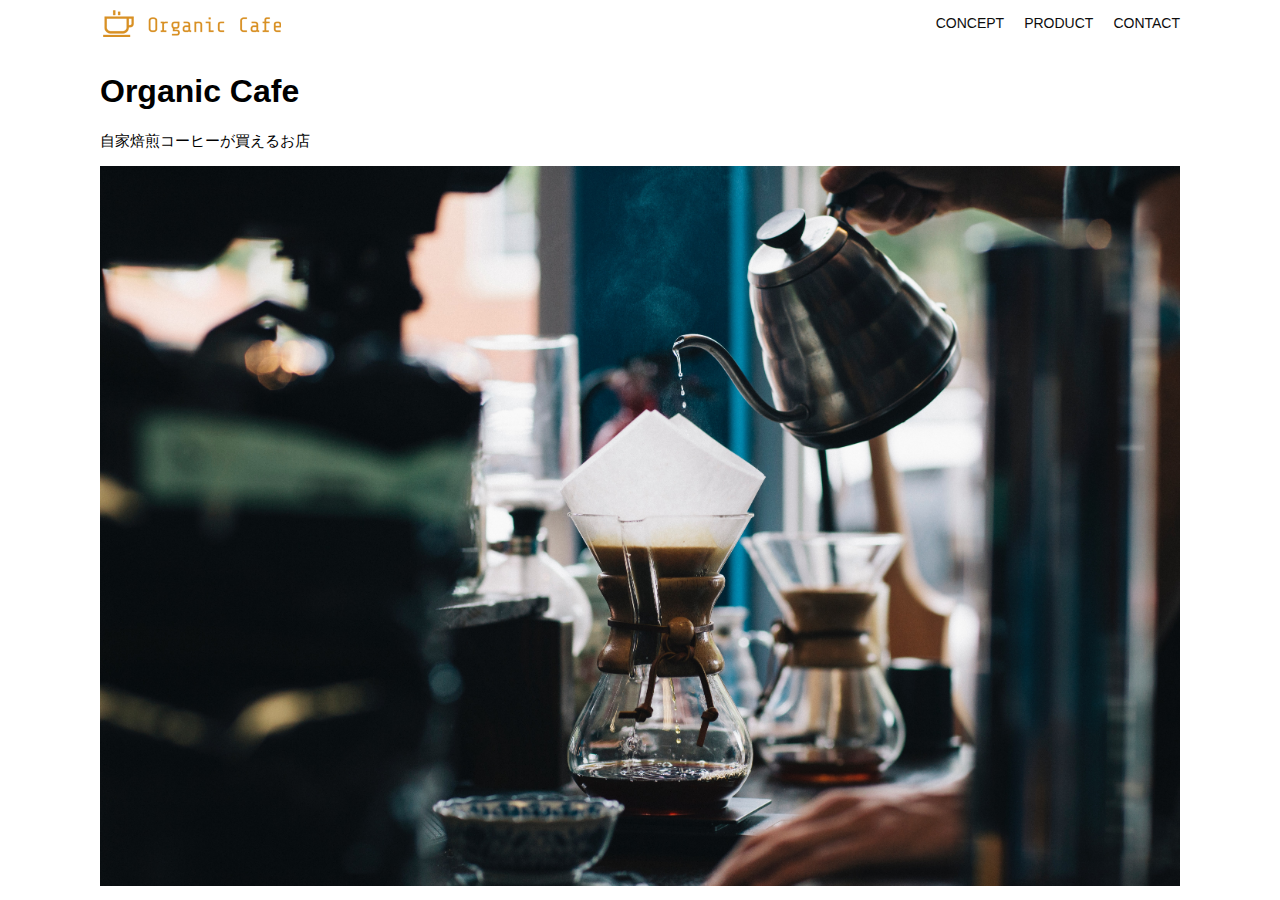
<file: html-css-kadai_013/index.html>
<!DOCTYPE html>
<html>
  <head>
    <title>Organic Cafe</title>
    <meta charset="UTF-8" />
    <meta name="description" content="自家焙煎のコーヒーがお家で楽しめるOrganic Cafe"/>
    <meta name="viewport" content="width=device-width, initial-scale=1.0" />
    <link rel="stylesheet" href="style.css" />
  </head>
  <body>
    <!-- ヘッダー -->
    <header>
      <!-- ロゴ -->
      <a href="index.html" id="logo"><img src="images/logo.png" alt="トップページに戻る"/></a>

      <!-- PC用ナビゲーション -->
      <nav id="nav-pc">
        <a href="index.html#concept">CONCEPT</a>
        <a href="index.html#product">PRODUCT</a>
        <a href="index.html#contact">CONTACT</a>
      </nav>

    
     <!-- スマホ用メニューボタン -->
     <button id="menu-sp" onclick="document.getElementById('nav-sp').style.display = 'block'">
        <img src="images/button-menu.png" alt="ナビゲーションを開く">
      </button>

    <!--スマホ用ナビゲーション-->
    <nav id="nav-sp">
       <button id="close" onclick="document.getElementById('nav-sp').style.display = 'none'">
        <img id="close" src="images/button-close.png" alt="ナビゲーションを閉じる" onclick="document.getElementById('nav-sp').style.display = 'none'">
       </button>
     <nav>
       <ul>
        </li>
          <a id="logo-sp" href="index.html" onclick="document.getElementById('nav-sp').style.display = 'none'">
            <img src="images/logo-sp.png" alt="トップページに戻る">
          </a>
        </li>
        <li><a class="menu" href="index.html#concept" onclick="document.getElementById('nav-sp').style.display = 'none'">CONCEPT
          </a>
        </li>
        <li>
          <a class="menu" href="index.html#product" onclick="document.getElementById('nav-sp').style.display = 'none'">PRODUCT
          </a>
        </li>
        <li><a class="menu" href="index.html#contact" onclick="document.getElementById('nav-sp').style.display = 'none'">CONTACT
          </a>
        </li>
      </ul>
      
    </nav>
  </header>

        <!-- メインビジュアル -->
        <section id="main-visual">
          <div id="main-message">
            <h1>Organic Cafe</h1>
            <p>自家焙煎コーヒーが買えるお店</p>
          </div>
          <img src="images/main-image.jpg" alt="コーヒーをハンドドリップで淹れる画像"/>
        </section>
      </article>
    </main>
  </body>
</html>
</file>
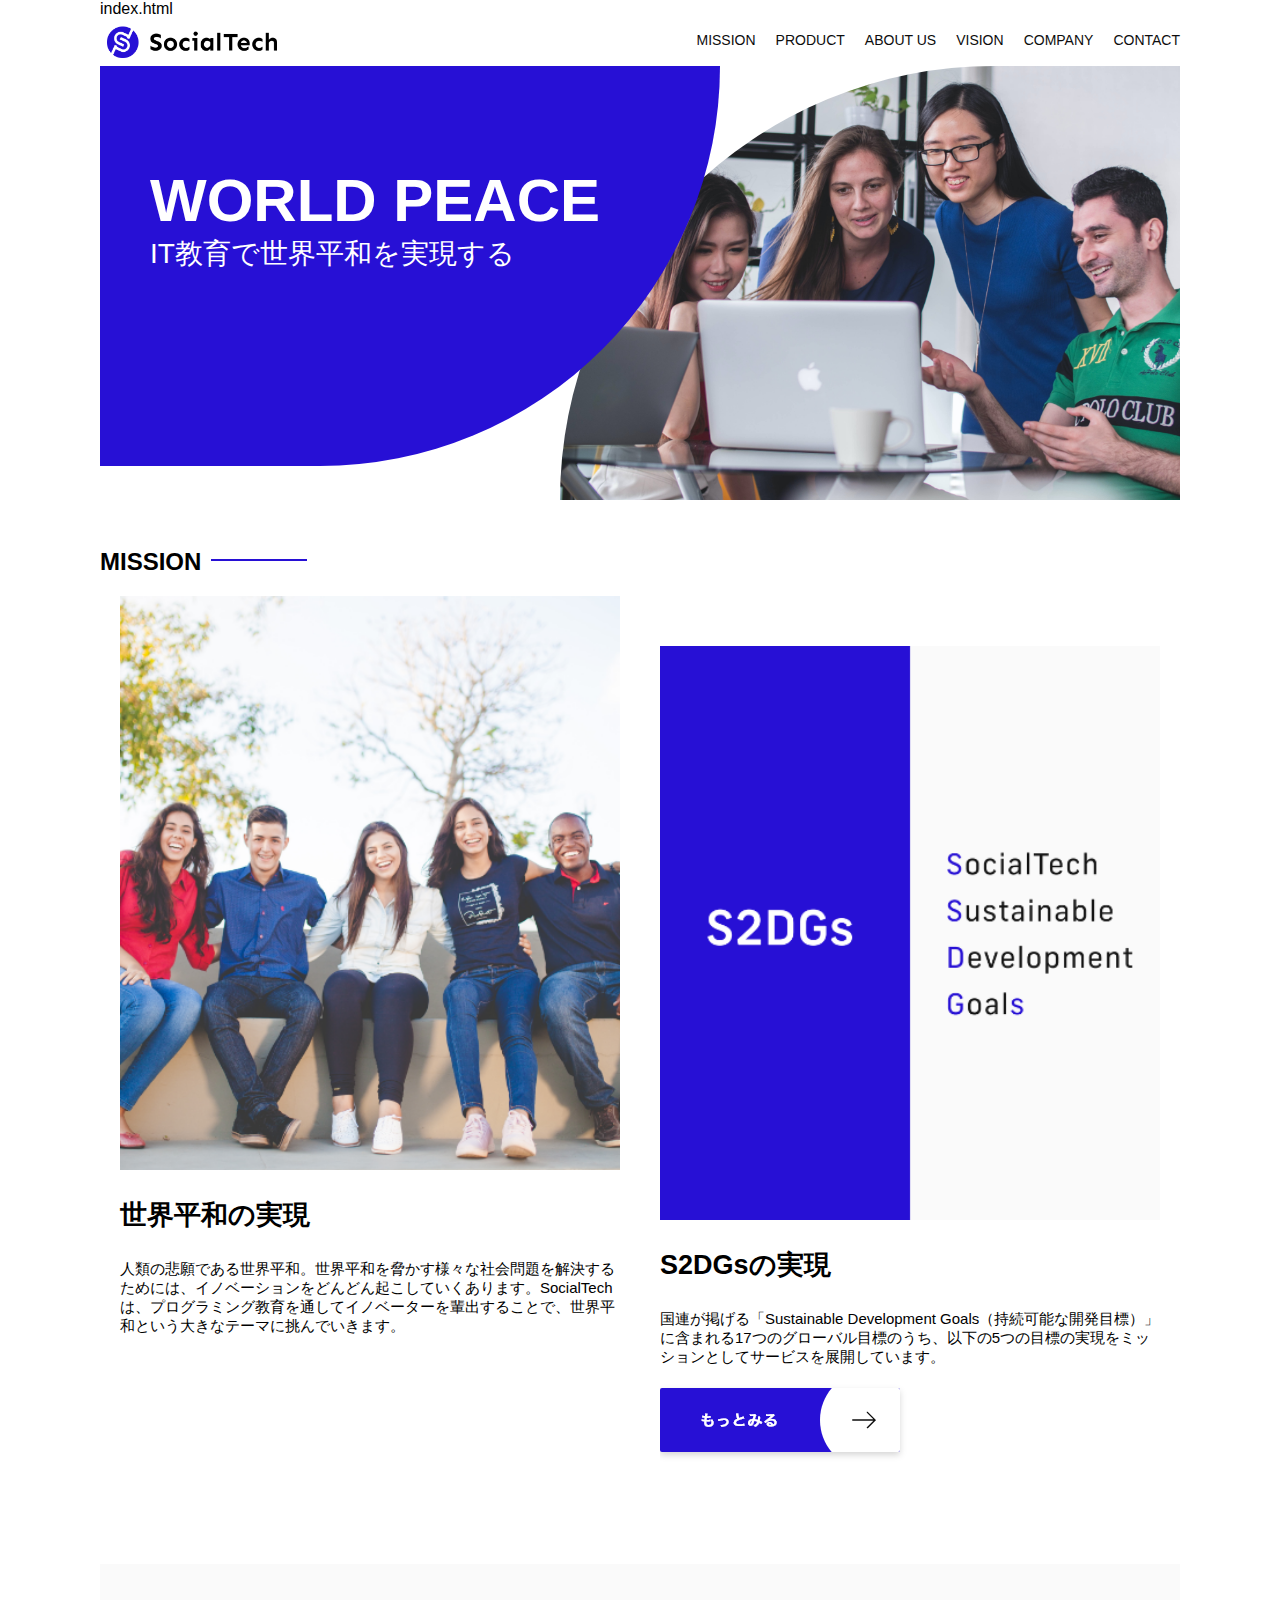
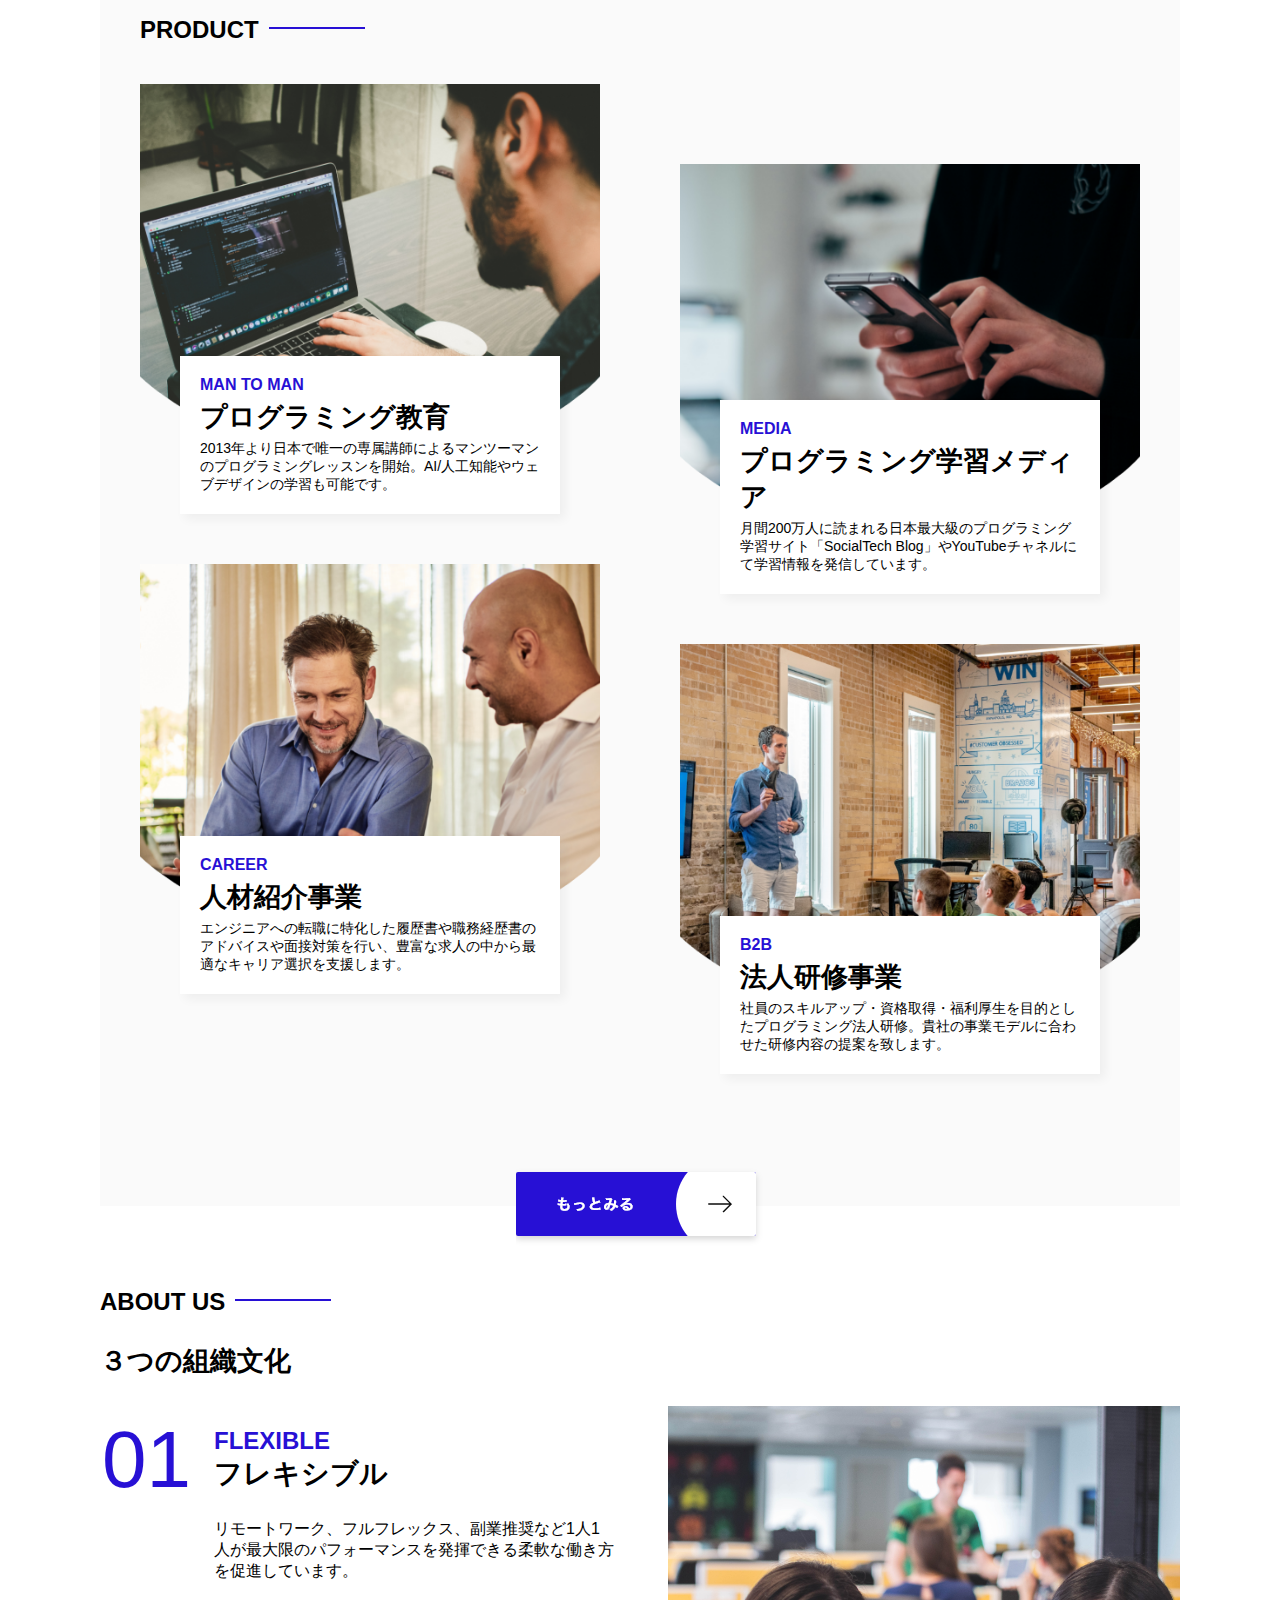
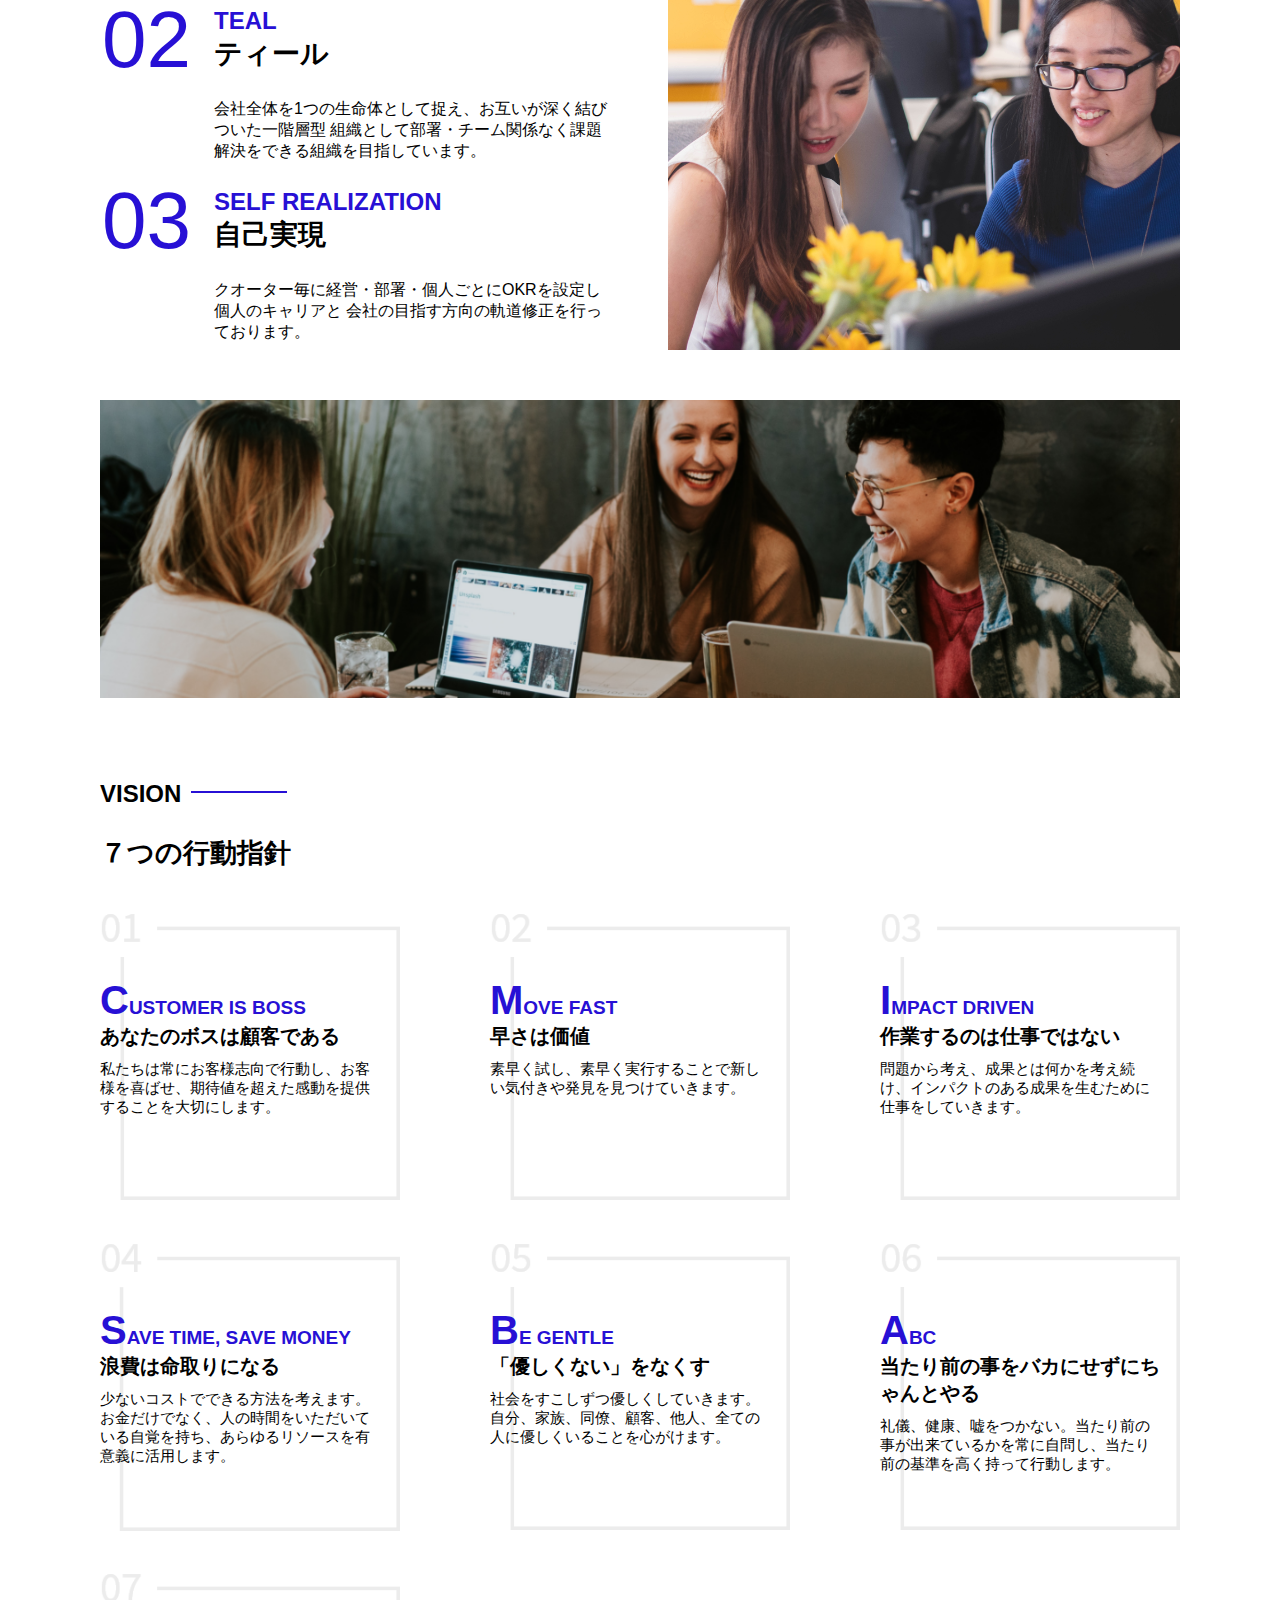
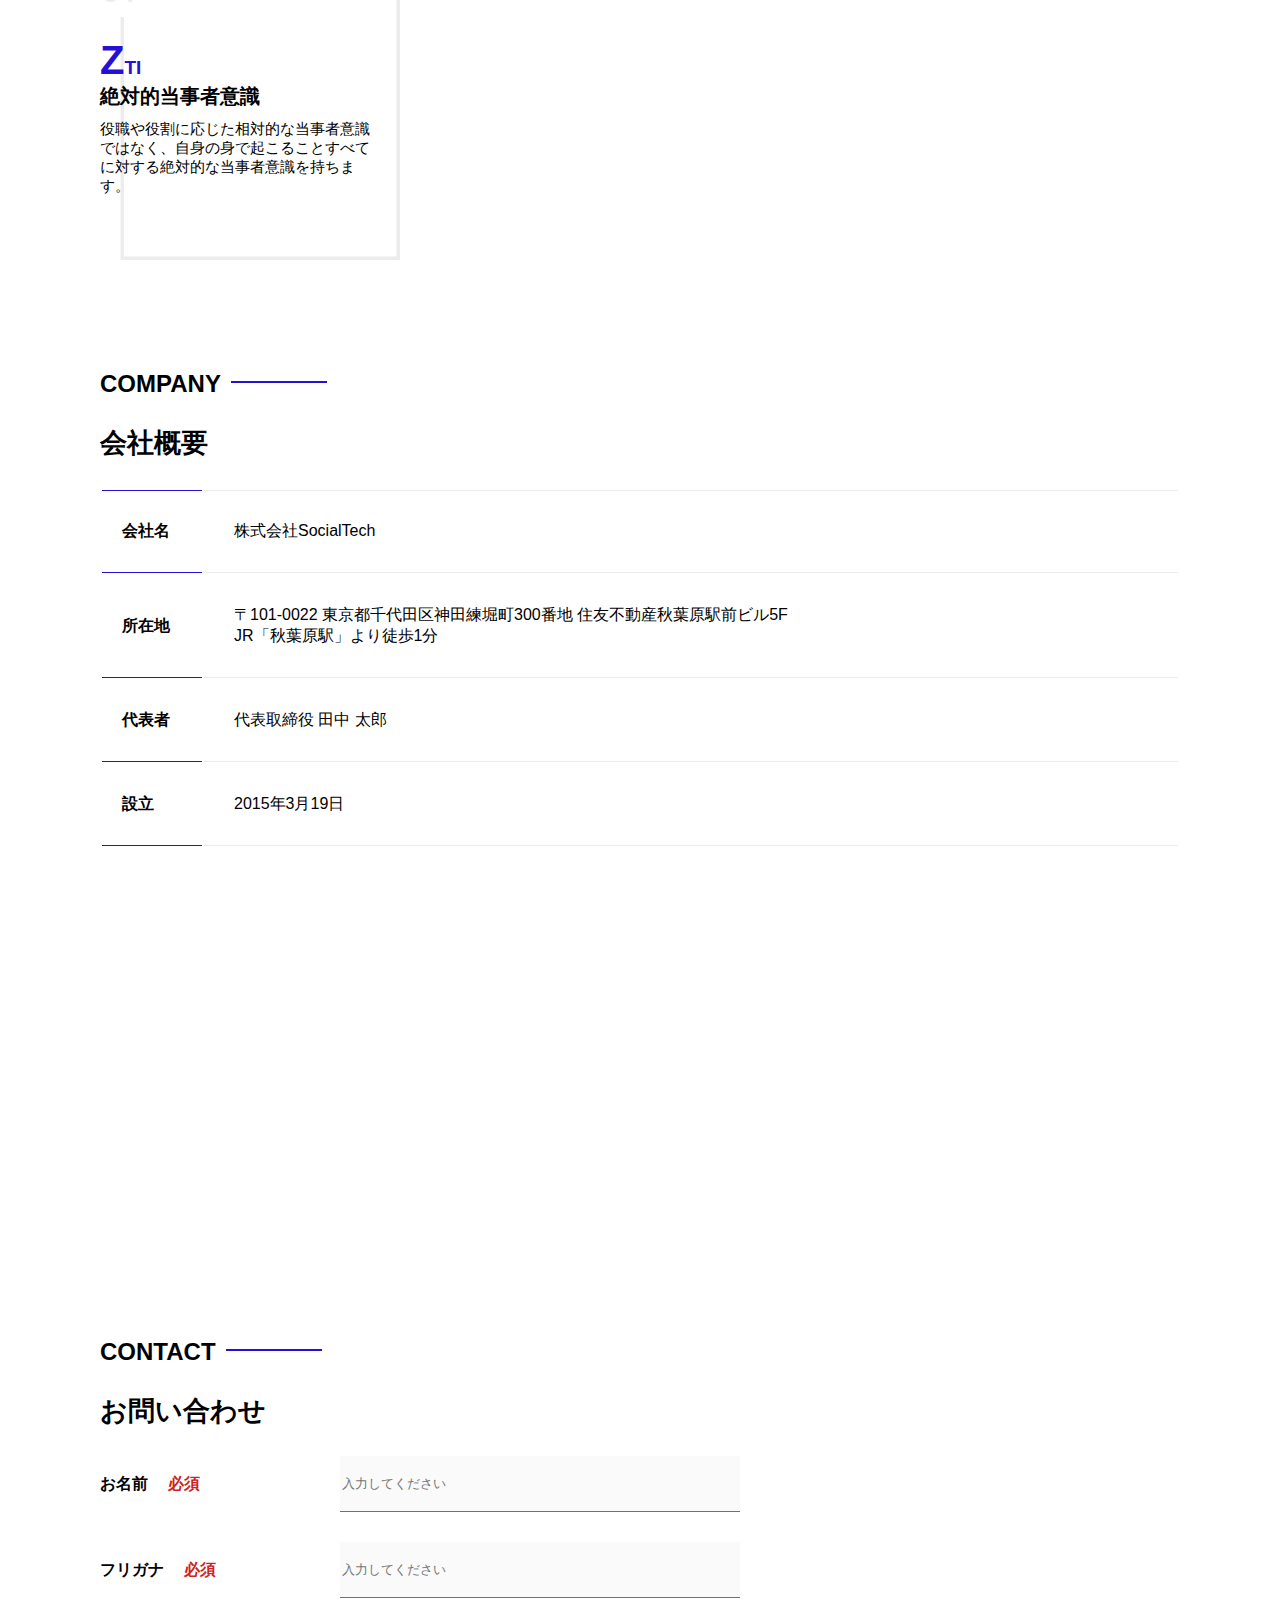
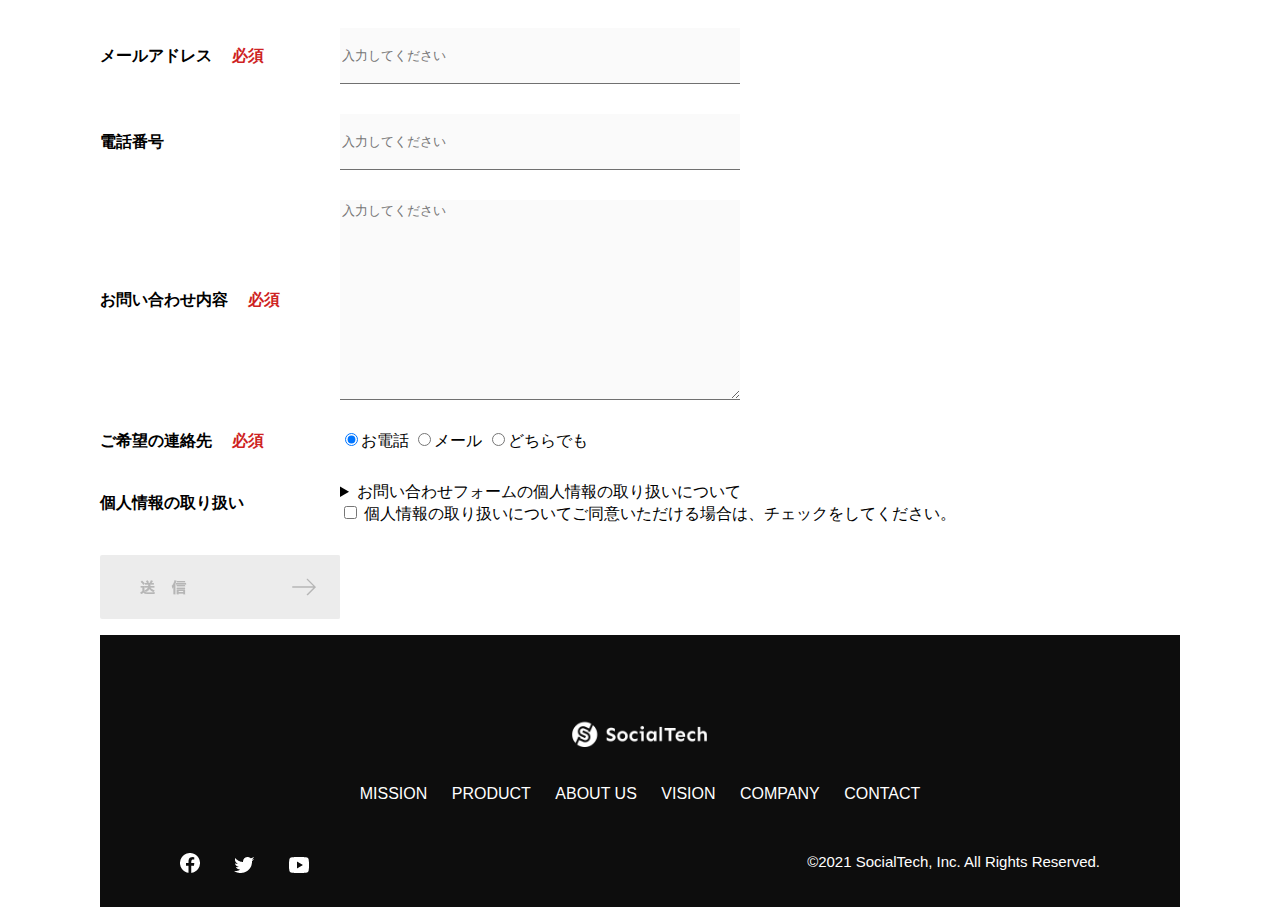
<file: socialtech/index.html>
index.html
<!DOCTYPE html>
<html>
<head>
  <title>SocialTech</title>
  <meta charset="UTF-8">
  <meta name="description" content="SocialTechはEDTech業界のリーディングカンパニーを目指します。">
  <meta name="viewport" content="width=device-width,initial-scale=1.0">
  <link rel="stylesheet" href="style.css">
</head>
<body>

  <!--ヘッダー-->
<header>
<!-- ロゴ -->
<a href="index.html" id="logo">
  <img src="images/logo.png" alt="トップページに戻る">
</a>
     <!-- PC用ナビゲーション -->
     <nav id="nav-pc">
      <ul>
       <li><a href="mission.html">MISSION</a></li>
       <li><a href="product.html">PRODUCT</a></li>
       <li><a href="index.html#aboutus">ABOUT US</a></li>
       <li><a href="index.html#vision">VISION</a></li>
       <li><a href="index.html#company">COMPANY</a></li>
       <li><a href="index.html#contact">CONTACT</a></li>
      </ul>
  </nav>
  
  <!-- スマホ用メニューボタン -->
  <button id="menu-sp" onclick="document.getElementById('nav-sp').style.display = 'block'">
    <img src="images/button-menu.png" alt="ナビゲーションを開く">
  </button>
    
 <!-- スマホ用ナビゲーション -->
 <div id="nav-sp">
  <button id="close" onclick="document.getElementById('nav-sp').style.display = 'none'">
    <img src="images/button-close.png" alt="ナビゲーションを閉じる">
  </button>

  <nav>
    <ul>
      <li>
        <a id="logo-sp" href="index.html" onclick="document.getElementById('nav-sp').style.display = 'none'"><img src="images/logo-sp.png" alt="トップページに戻る"></a>
      </li>
      <li><a class="menu" href="mission.html" onclick="document.getElementById('nav-sp').style.display = 'none'">MISSION</a></li>
      <li><a class="menu" href="product.html" onclick="document.getElementById('nav-sp').style.display = 'none'">PRODUCT</a></li>
      <li><a class="menu" href="index.html#aboutus" onclick="document.getElementById('nav-sp').style.display = 'none'">ABOUT US</a></li>
      <li><a class="menu" href="index.html#vision" onclick="document.getElementById('nav-sp').style.display = 'none'">VISION</a></li>
      <li><a class="menu" href="index.html#company" onclick="document.getElementById('nav-sp').style.display = 'none'">COMPANY</a></li>
      <li><a class="menu" href="index.html#contact" onclick="document.getElementById('nav-sp').style.display = 'none'">CONTACT</a></li>
    </ul>
  </nav>
  <div id="sns">
    <a href="https://www.facebook.com/sejuku2013">
      <img src="images/button-facebook.png" alt="Facebookのリンク">
    </a>
    <a href="https://twitter.com/samuraijuku">
      <img src="images/button-twitter.png" alt="Twitterのリンク">
    </a>
    <a href="https://www.youtube.com/channel/UCCFOQO5aDK0xXam4cUQXT8g">
      <img src="images/button-youtube.png" alt="YouTubeのリンク">
    </a>
  </div>
</div> 
</header>

<main>
  <article>
     <!-- メインビジュアル -->
     <section id="main-visual">
      <div id="main-message">
        <h1>WORLD PEACE</h1>
        <p>IT教育で世界平和を実現する</p>
    </div>
    <img src="images/index/index-main.png" alt="PCの周りに集まる多国籍の仲間たち">
  </section>

  <!--ミッション-->
  <section id="mission">
    <h2 class="index-h2">MISSION</h2>
    <div id="mission-flex">
      <div>
        <img id="mission-photo" src="images/index/index-mission.png" alt="野外のベンチで写真を撮影する多国籍の仲間達">
        <h3>世界平和の実現</h3>
        <p>
          人類の悲願である世界平和。世界平和を脅かす様々な社会問題を解決するためには、イノベーションをどんどん起こしていくあります。SocialTechは、プログラミング教育を通してイノベーターを輩出することで、世界平和という大きなテーマに挑んでいきます。
        </p>
      </div>
      <div>
        <img id="s2dgs" src="images/index/s2dgs.png" alt="S2DGs">
        <h3>S2DGsの実現</h3>
        <p>国連が掲げる「Sustainable Development Goals（持続可能な開発目標）」に含まれる17つのグローバル目標のうち、以下の5つの目標の実現をミッションとしてサービスを展開しています。</p>
        <a href="mission.html">
          <img src="images/button-more.png" alt="もっとみる">
        </a>
      </div>
    </div>
  </section>
  <!--プロダクト-->
  <section id="product">
    <h2 class="index-h2>">PRODUCT</h2>
    <div class="product-flex">
      <div id="product-left">
        <div>
        <img class="product-photo" src="images/index/index-mantoman.png" alt="PCでコードを書く男性">
        <div class="product-explain">
          <span>MAN TO MAN</span>
          <h3>プログラミング教育</h3>
          <p>2013年より日本で唯一の専属講師によるマンツーマンのプログラミングレッスンを開始。AI/人工知能やウェブデザインの学習も可能です。</p>
        </div>
      </div>
    <div>
        <img class="product-photo" src="images/index/index-career.png" alt="笑顔で話し合う2人の男性">
        <div class="product-explain">
          <span>CAREER</span>
          <h3>人材紹介事業</h3>
          <p>エンジニアへの転職に特化した履歴書や職務経歴書のアドバイスや面接対策を行い、豊富な求人の中から最適なキャリア選択を支援します。</p>
        </div>
        </div>
      </div>
      <div id="product-right">
    <div>
        <img class="product-photo" src="images/index/index-media.png" alt="スマートフォンを操作する人">
        <div class="product-explain">
          <span>MEDIA</span>
          <h3>プログラミング学習メディア</h3>
          <p>月間200万人に読まれる日本最大級のプログラミング学習サイト「SocialTech Blog」やYouTubeチャネルにて学習情報を発信しています。</p>
        </div>
      </div>
      <div>
        <img class="product-photo" src="images/index/index-b2b.png" alt="講演中の男性とそれを聴く人々">
        <div class="product-explain">
          <span>B2B</span>
          <h3>法人研修事業</h3>
          <p>社員のスキルアップ・資格取得・福利厚生を目的としたプログラミング法人研修。貴社の事業モデルに合わせた研修内容の提案を致します。</p>
        </div>
      </div>
    </div>
  </div>
  <div id="product-more">
    <a href="product.html">
      <img src="images/button-more.png" alt="もっとみる">
    </a>
    </div>
  </section>

  <!--ABOUT US-->
  <section id="aboutus">
    <h2 class="index-h2">ABOUT US</h2>
    <h3>３つの組織文化</h3>
    <div>
      <table class="culture-table">
        <tr>
          <td class="culture-num">01</td>
          <th><span class="culture-en">FLEXIBLE</span><br>フレキシブル</th>
            </tr>
            <tr>
              <td>
                <!--空のセル-->
              </td>
              <td class="culture-description">リモートワーク、フルフレックス、副業推奨など1人1人が最大限のパフォーマンスを発揮できる柔軟な働き方を促進しています。</td>
            </tr>
            <tr>
              <td class="culture-num">02</td>
              <th><span class="culture-en">TEAL</span><br>ティール</th>
            </tr>
            <tr>
              <td>
                <!--空のセル-->
              </td>
              <td class="culture-description">会社全体を1つの生命体として捉え、お互いが深く結びついた一階層型 組織として部署・チーム関係なく課題解決をできる組織を目指しています。</td>
            </tr>
            <tr>
              <td class="culture-num">03</td>
              <th><span class="culture-en">SELF REALIZATION</span><br>自己実現</th>
            </tr>
            <tr>
              <td>
                <!--空のセル-->
              </td>
              <td class="culture-description">クオーター毎に経営・部署・個人ごとにOKRを設定し個人のキャリアと 会社の目指す方向の軌道修正を行っております。</td>
            </tr>
          </table>
          <img class="culture-img" src="images/index/index-aboutus1.png" alt="えがおで話し合う２人の女性">

    </div>
    <img class="culture-img2" src="images/index/index-aboutus2.png" alt="笑顔で話し合う３人の男女">
  </section>
  <!--VISION-->
  <section id="vision">
    <h2 class="index-h2">VISION</h2>
    <h3>７つの行動指針</h3>
    <div>
      <div class="vision-box">
        <img src="images/index/vision-01.png" alt="01">
        <div>
          <h4>CUSTOMER IS BOSS</h4>
          <h5>あなたのボスは顧客である</h5>
          <p>私たちは常にお客様志向で行動し、お客様を喜ばせ、期待値を超えた感動を提供することを大切にします。</p>
        </div>
      </div>
      <div class="vision-box">
        <img src="images/index/vision-02.png" alt="02">
        <div>
          <h4>MOVE FAST</h4>
          <h5>早さは価値</h5>
          <p>素早く試し、素早く実行することで新しい気付きや発見を見つけていきます。</p>
        </div>
      </div>
      <div class="vision-box">
        <img src="images/index/vision-03.png" alt="03">
        <div>
          <h4>IMPACT DRIVEN</h4>
          <h5>作業するのは仕事ではない</h5>
          <p>問題から考え、成果とは何かを考え続け、インパクトのある成果を生むために仕事をしていきます。</p>
        </div>
      </div>
      <div class="vision-box">
        <img src="images/index//vision-04.png" alt="04">
        <div>
          <h4>SAVE TIME, SAVE MONEY</h4>
          <h5>浪費は命取りになる</h5>
          <p>少ないコストでできる方法を考えます。お金だけでなく、人の時間をいただいている自覚を持ち、あらゆるリソースを有意義に活用します。</p>
        </div>
      </div>
      <div class="vision-box">
        <img src="images/index/vision-05.png" alt="05">
        <div>
          <h4>BE GENTLE</h4>
          <h5>「優しくない」をなくす</h5>
          <p>社会をすこしずつ優しくしていきます。自分、家族、同僚、顧客、他人、全ての人に優しくいることを心がけます。</p>
        </div>
      </div>
      <div class="vision-box">
        <img src="images/index/vision-06.png" alt="06">
        <div>
          <h4>ABC</h4>
          <h5>当たり前の事をバカにせずにちゃんとやる</h5>
          <p>礼儀、健康、嘘をつかない。当たり前の事が出来ているかを常に自問し、当たり前の基準を高く持って行動します。</p>
        </div>
      </div>
      <div class="vision-box">
        <img src="images/index/vision-07.png" alt="07">
        <div>
          <h4>ZTI</h4>
          <h5>絶対的当事者意識</h5>
          <p>役職や役割に応じた相対的な当事者意識ではなく、自身の身で起こることすべてに対する絶対的な当事者意識を持ちます。</p>
        </div>
      </div>
    </div>
  </section>
  <!--COMPANY-->
  <section id="company">
    <h2 class="index-h2">COMPANY</h2>
    <h3>会社概要</h3>
     <table id="company-table">
      <tr>
        <th class="tableheader tableheader-first">会社名</th>
        <td class="cell cell-first">株式会社SocialTech</td>
      </tr>
      <tr>
        <th class="tableheader">所在地</th>
        <td class="cell">〒101-0022 東京都千代田区神田練堀町300番地 住友不動産秋葉原駅前ビル5F<br>JR「秋葉原駅」より徒歩1分</td>
      </tr>
      <tr>
        <th class="tableheader">代表者</th>
        <td class="cell">代表取締役 田中 太郎</td>
      </tr>
      <tr>
        <th class="tableheader">設立</th>
        <td class="cell">2015年3月19日</td>
      </tr>
     </table>
     <iframe
      src="https://www.google.com/maps/embed?pb=!1m17!1m12!1m3!1d3240.070732473715!2d139.77211907578845!3d35.69987697258125!2m3!1f0!2f0!3f0!3m2!1i1024!2i768!4f13.1!3m2!1m1!2zMzXCsDQxJzU5LjYiTiAxMznCsDQ2JzI4LjkiRQ!5e0!3m2!1sja!2sjp!4v1745386212096!5m2!1sja!2sjp" width="600" height="450" style="border:0;" allowfullscreen="" loading="lazy" referrerpolicy="no-referrer-when-downgrade">
      style="border: 0" allowfullscreen="" loading="lazy">
    </iframe>
  </section>

<!--お問い合わせ-フォーム-->
<section id="contact">
  <h2 class="index-h2">CONTACT</h2>
  <h3>お問い合わせ</h3>
  <form>
    <div>
      <div class="contact-heading">
        <label class="contact-label">お名前<span class="contact-span">必須</span></label>
      </div>
      <div>
        <input type="text" name="name" placeholder="入力してください" class="contact-textbox">
      </div>
    </div>
    <div>
      <div class="contact-heading">
        <label class="contact-label">フリガナ<span class="contact-span">必須</span></label>
      </div>
      <div>
        <input type="text" name="hurigana" placeholder="入力してください" class="contact-textbox">
      </div>
    </div>
    <div>
      <div class="contact-heading">
        <label class="contact-label">メールアドレス<span class="contact-span">必須</span></label>
      </div>
      <div>
        <input type="text" name="email" placeholder="入力してください" class="contact-textbox">
      </div>
    </div>
    <div>
      <div class="contact-heading">
        <label class="contact-label">電話番号</label>
      </div>
      <div>
        <input type="text" name="tel" placeholder="入力してください" class="contact-textbox">
      </div>
    </div>
    <div>
      <div class="contact-heading">
        <label class="contact-label">お問い合わせ内容<span class="contact-span">必須</span></label>
      </div>
      <div>
        <textarea class="contact-textarea" placeholder="入力してください" name="message"></textarea>
      </div>
    </div> 
    <div>
      <div class="contact-heading">
        <label class="contact-label">ご希望の連絡先<span class="contact-span">必須</span></label>
      </div>
      <div>
        <input class="radiobutton" type="radio" value="tel" name="contact" checked><label>お電話</label>
        <input class="radiobutton" type="radio" value="mail" name="contact"><label>メール</label>
        <input class="radiobutton" type="radio" value="both" name="contact"><label>どちらでも</label>
      </div>
    </div>
    <div>
      <div class="contact-heading">
        <label class="contact-label">個人情報の取り扱い</label>
      </div>
      <div>
        <details>
          <summary>お問い合わせフォームの個人情報の取り扱いについて</summary>
          <div>
            <dl>
              <dt>１．組織の名称又は氏名</dt>
              <dd>株式会社SocialTech</dd>
              <dt>２．個人情報保護管理者（若しくはその代理人）の氏名又は職名、所属及び連絡先</dt>
              <dd>
                <p>鈴木 一郎 コーポレート部</p>
                <p>メールアドレス：samurai@example.com</p>
                <p>TEL：03-1234-5678</p>
              </dd>
              <dt>３．個人情報の利用目的</dt>
              <dd>
                <ul>
                  <li>本サービス及び本サービスに関連する情報の提供又はそれらに関する連絡のため</li>
                  <li>ユーザーの本人確認のため</li>
                  <li>当社サービスのご案内のため</li>
                  <li>当社の商品等の広告または宣伝（電子メールによるものを含むものとします。）</li>
                </ul>
              </dd>
              <dt>４．個人情報の取り扱い業務の委託</dt>
              <dd>個人情報の取扱業務の全部または一部を外部に業務委託する場合があります。その際、弊社は、個人情報を適切に保護できる管理体制を敷き実行していることを条件として委託先を厳選したうえで、機密保持契約を委託先と締結し、お客様の個人情報を厳密に管理させます。</dd>
              <dt>５．個人情報の開示等の請求</dt>
              <dd>
                お客様は、弊社に対してご自身の個人情報の開示等（利用目的の通知、開示、内容の訂正・追加・削除、利用の停止または消去、第三者への提供の停止）に関して、当社問合わせ窓口に申し出ることができます。<br>
                その際、弊社はお客様ご本人を確認させていただいたうえで、合理的な期間内に対応いたします。<br>
                なお、個人情報に関する弊社問合わせ先は、次の通りです。
              </dd>
              <dd>
                <p>株式会社SocialTech 個人情報問合せ窓口</p>
                <p>〒150-0043 東京都千代田区神田練塀町300番地 住友不動産秋葉原駅前ビル5F</p>
                <p>メールアドレス：samurai@example.com TEL：03-1234-5678</p>
              </dd>

              <dt>６．個人情報を提供されることの任意性について</dt>
              <dd>お客様がご自身の個人情報を弊社に提供されるか否かは、お客様のご判断によりますが、もしご提供されない場合には、適切なサービスが提供できない場合がありますので予めご了承ください。</dd>
            </dl>
          </div>
        </details>
        <input type="checkbox" name="agree">
        <span>個人情報の取り扱いについてご同意いただける場合は、チェックをしてください。</span>
      </div>
    </div>
    <input type="image" src="images/button-submit.png" alt="送信する">    
  </form>
</section>
</article>
</main>

<footer>
  <div id="footer-logo">
    <img src="images/logo-sp.png" alt="SocialTech">
  </div>
  <div id="footer-link">
    <a href="mission.html">MISSION</a>
    <a href="product.html">PRODUCT</a>
    <a href="index.html#aboutus">ABOUT US</a>
    <a href="index.html#vision">VISION</a>
    <a href="index.html#company">COMPANY</a>
    <a href="index.html#contact">CONTACT</a>
  </div>
  <div id="sns-footer">
    <div class="sns-btns">
      <a href="https://www.facebook.com/sejuku2013"><img src="images/button-facebook.png" alt="Facebookのリンク"></a>
           <a href="https://twitter.com/samuraijuku"><img src="images/button-twitter.png" alt="Twitterのリンク"></a>
           <a href="https://www.youtube.com/channel/UCCFOQO5aDK0xXam4cUQXT8g"><img src="images/button-youtube.png" alt="YouTubeのリンク"></a>
         </div>
         <p id="copyright">&copy;2021 SocialTech, Inc. All Rights Reserved.</p>
       </div>    
</footer>
</body>
</html>
</file>
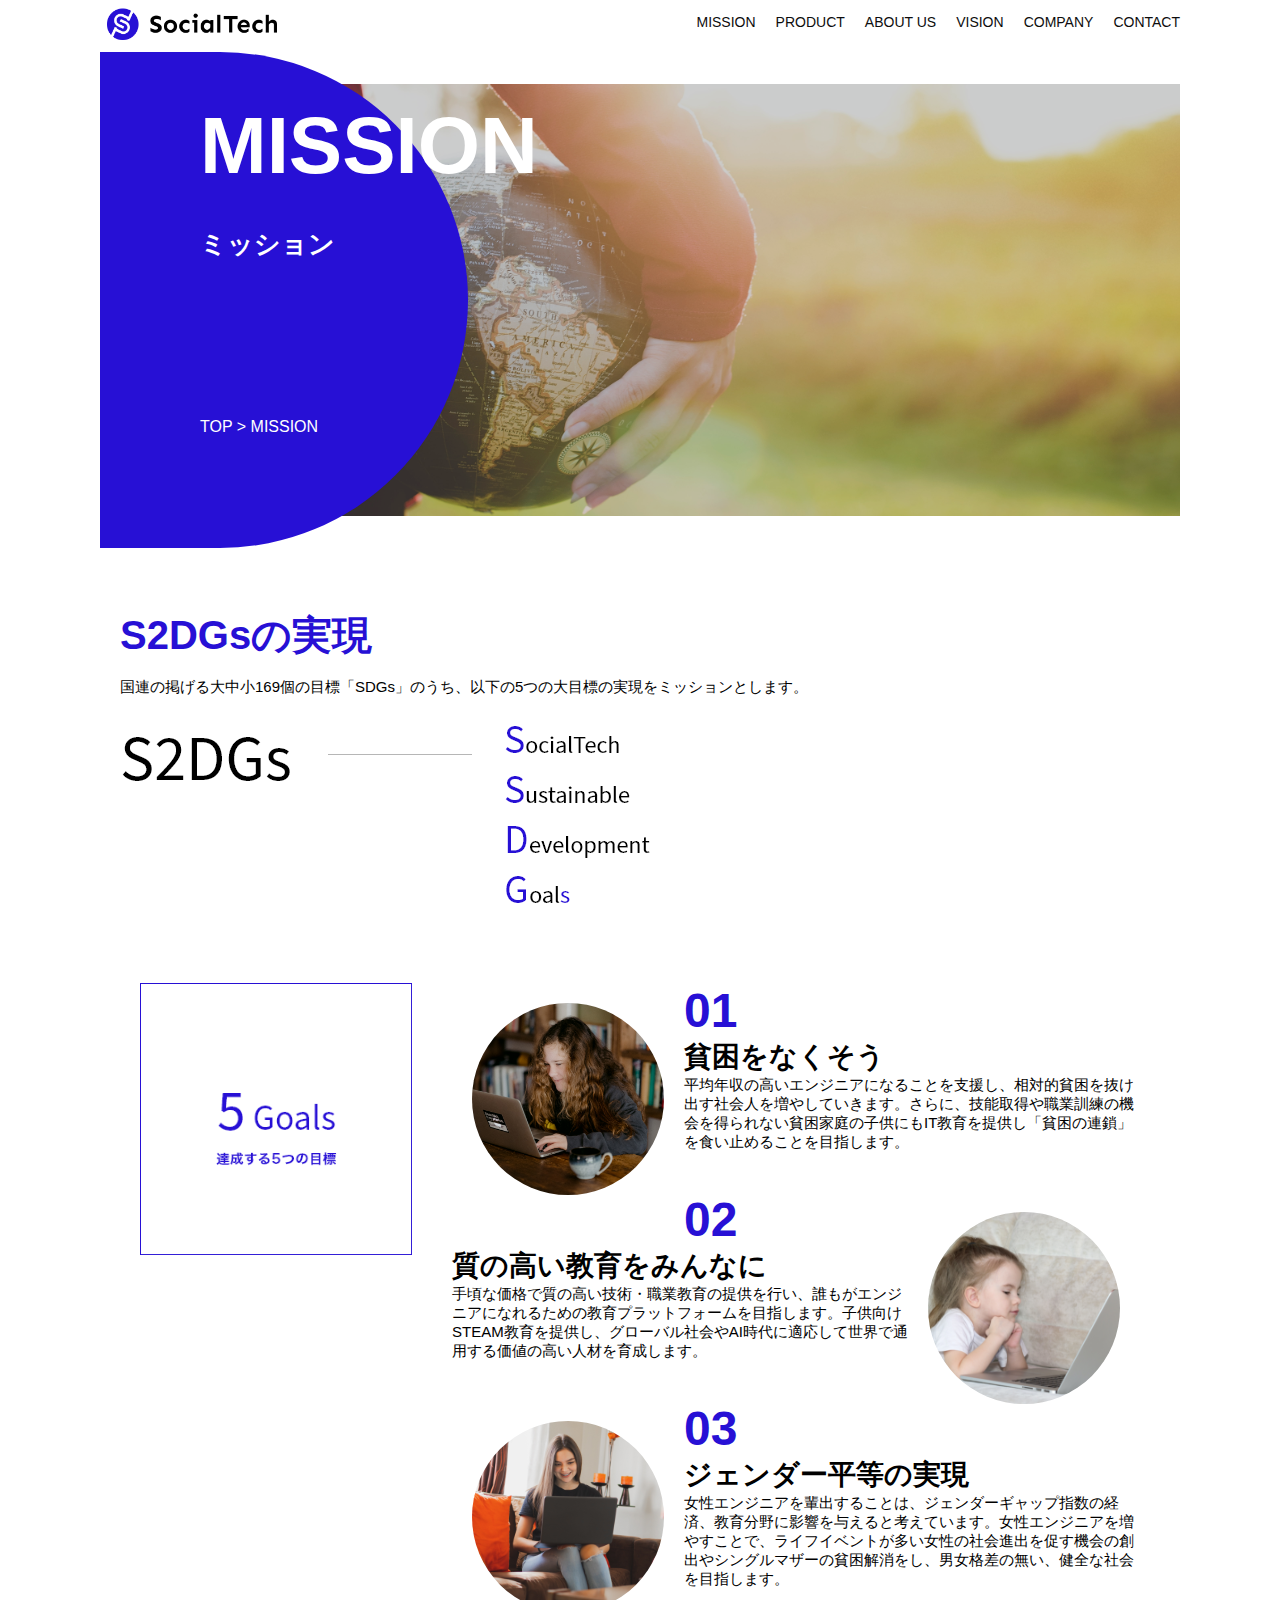
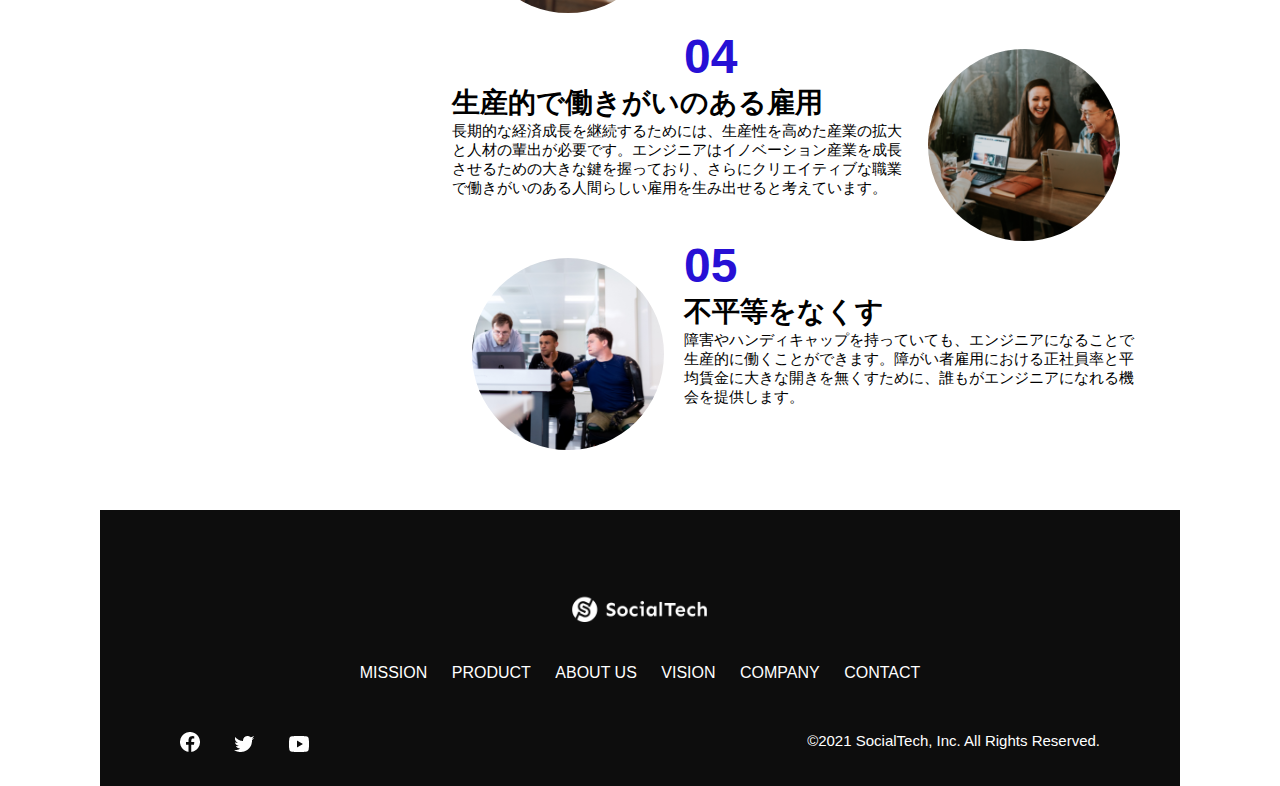
<file: socialtech/mission.html>
<!DOCTYPE html>
<html>
  <head>
    <title>SocialTech - MISSION ミッション -</title>
    <meta charset="utf-8">
    <meta name="description" content="SocialTechが目指す5つの目標（S2DGs）を紹介します">
    <meta name="viewport" content="width=device-width, initial-scale=1.0">
    <link rel="stylesheet" href="style.css">
  </head>

  <body>
    <!-- ヘッダー -->
    <header>
      <!-- ロゴ -->
      <a href="index.html" id="logo">
        <img src="images/logo.png" alt="トップページに戻る">
      </a>

      <!-- PC用ナビゲーション -->
      <nav id="nav-pc">
        <ul>
          <li><a href="mission.html">MISSION</a></li>
          <li><a href="product.html">PRODUCT</a></li>
          <li><a href="index.html#aboutus">ABOUT US</a></li>
          <li><a href="index.html#vision">VISION</a></li>
          <li><a href="index.html#company">COMPANY</a></li>
          <li><a href="index.html#contact">CONTACT</a></li>
        </ul>
      </nav>

      <!-- スマホ用メニューボタン -->
      <button id="menu-sp" onclick="document.getElementById('nav-sp').style.display = 'block'">
        <img src="images/button-menu.png" alt="ナビゲーションを開く">
      </button>

      <!-- スマホ用ナビゲーション -->
      <div id="nav-sp">
        <button id="close" onclick="document.getElementById('nav-sp').style.display = 'none'">
          <img src="images/button-close.png" alt="ナビゲーションを閉じる">
        </button>

        <nav>
          <ul>
            <li>
              <a id="logo-sp" href="index.html" onclick="document.getElementById('nav-sp').style.display = 'none'"><img src="images/logo-sp.png" alt="トップページに戻る"></a>
            </li>
            <li><a class="menu" href="mission.html" onclick="document.getElementById('nav-sp').style.display = 'none'">MISSION</a></li>
            <li><a class="menu" href="product.html" onclick="document.getElementById('nav-sp').style.display = 'none'">PRODUCT</a></li>
            <li><a class="menu" href="index.html#aboutus" onclick="document.getElementById('nav-sp').style.display = 'none'">ABOUT US</a></li>
            <li><a class="menu" href="index.html#vision" onclick="document.getElementById('nav-sp').style.display = 'none'">VISION</a></li>
            <li><a class="menu" href="index.html#company" onclick="document.getElementById('nav-sp').style.display = 'none'">COMPANY</a></li>
            <li><a class="menu" href="index.html#contact" onclick="document.getElementById('nav-sp').style.display = 'none'">CONTACT</a></li>
          </ul>
        </nav>
        <div id="sns">
          <a href="https://www.facebook.com/sejuku2013">
            <img src="images/button-facebook.png" alt="Facebookのリンク">
          </a>
          <a href="https://twitter.com/samuraijuku">
            <img src="images/button-twitter.png" alt="Twitterのリンク">
          </a>
          <a href="https://www.youtube.com/channel/UCCFOQO5aDK0xXam4cUQXT8g">
            <img src="images/button-youtube.png" alt="YouTubeのリンク">
          </a>
        </div>
      </div>
    </header>

    <main>
      <article>
        <section id="mission-main">
          <div class="mission-main-inner">
            <div id="mission-title">
              <h1>MISSION<br><span>ミッション</span></h1>
              <p>TOP > MISSION</p>
            </div>
          </div>
        </section>

        <section id="mission-s2dgs">
          <h2 class="mission-h2">S2DGsの実現</h2>
          <p>国連の掲げる大中小169個の目標「SDGs」のうち、以下の5つの大目標の実現をミッションとします。</p>
          <img src="images/mission/mission-s2dgs.png" alt="S2DGs">
        </section>

        <section id="mission-five-goals">
          <div class="five-goals-image">
            <img src="images/mission/mission-5goals.png" alt="5Goals">
          </div>
          <div class="five-goals-read">
            <div>
              <img class="fivegoals-image-left" src="images/mission/mission-5goals01.png" alt="PCを操作する女の子">
              <span class="fivegoals-number">01</span>
              <h3 class="fivegoals-h3">貧困をなくそう</h3>
              <p class="fivegoals-p">平均年収の高いエンジニアになることを支援し、相対的貧困を抜け出す社会人を増やしていきます。さらに、技能取得や職業訓練の機会を得られない貧困家庭の子供にもIT教育を提供し「貧困の連鎖」を食い止めることを目指します。</p>
            </div>
            <div>
              <img class="fivegoals-image-right" src="images/mission/mission-5goals02.png" alt="PCを見つめる小さい女の子">
              <span class="fivegoals-number">02</span>
              <h3 class="fivegoals-h3">質の高い教育をみんなに</h3>
              <p class="fivegoals-p">手頃な価格で質の高い技術・職業教育の提供を行い、誰もがエンジニアになれるための教育プラットフォームを目指します。子供向けSTEAM教育を提供し、グローバル社会やAI時代に適応して世界で通用する価値の高い人材を育成します。</p>
            </div>
            <div>
              <img class="fivegoals-image-left" src="images/mission/mission-5goals03.png" alt="PCを操作する女性">
              <span class="fivegoals-number">03</span>
              <h3 class="fivegoals-h3">ジェンダー平等の実現</h3>
              <p class="fivegoals-p">女性エンジニアを輩出することは、ジェンダーギャップ指数の経済、教育分野に影響を与えると考えています。女性エンジニアを増やすことで、ライフイベントが多い女性の社会進出を促す機会の創出やシングルマザーの貧困解消をし、男女格差の無い、健全な社会を目指します。</p>
            </div>
            <div>
              <img class="fivegoals-image-right" src="images/mission/mission-5goals04.png" alt="笑顔で話し合う3人の男女">
              <span class="fivegoals-number">04</span>
              <h3 class="fivegoals-h3">生産的で働きがいのある雇用</h3>
              <p class="fivegoals-p">長期的な経済成長を継続するためには、生産性を高めた産業の拡大と人材の輩出が必要です。エンジニアはイノベーション産業を成長させるための大きな鍵を握っており、さらにクリエイティブな職業で働きがいのある人間らしい雇用を生み出せると考えています。</p>
            </div>
            <div>
              <img class="fivegoals-image-left" src="images/mission/mission-5goals05.png" alt="障害を持つ男性が生き生きと働く様子">
              <span class="fivegoals-number">05</span>
              <h3 class="fivegoals-h3">不平等をなくす</h3>
              <p class="fivegoals-p">障害やハンディキャップを持っていても、エンジニアになることで生産的に働くことができます。障がい者雇用における正社員率と平均賃金に大きな開きを無くすために、誰もがエンジニアになれる機会を提供します。</p>
            </div>
          </div>
        </section>
        


      </article>
    
    </main>

    <footer>
      <div id="footer-logo">
        <img src="images/logo-sp.png" alt="SocialTech">
      </div>
      <div id="footer-link">
        <a href="mission.html">MISSION</a>
        <a href="product.html">PRODUCT</a>
        <a href="index.html#aboutus">ABOUT US</a>
        <a href="index.html#vision">VISION</a>
        <a href="index.html#company">COMPANY</a>
        <a href="index.html#contact">CONTACT</a>
      </div>
      <div id="sns-footer">
        <div class="sns-btns">
          <a href="https://www.facebook.com/sejuku2013"><img src="images/button-facebook.png" alt="Facebookのリンク"></a>
          <a href="https://twitter.com/samuraijuku"><img src="images/button-twitter.png" alt="Twitterのリンク"></a>
          <a href="https://www.youtube.com/channel/UCCFOQO5aDK0xXam4cUQXT8g"><img src="images/button-youtube.png" alt="YouTubeのリンク"></a>
        </div>
        <p id="copyright">&copy;2021 SocialTech, Inc. All Rights Reserved.</p>
      </div>
    </footer>

  </body>
</html>
</file>
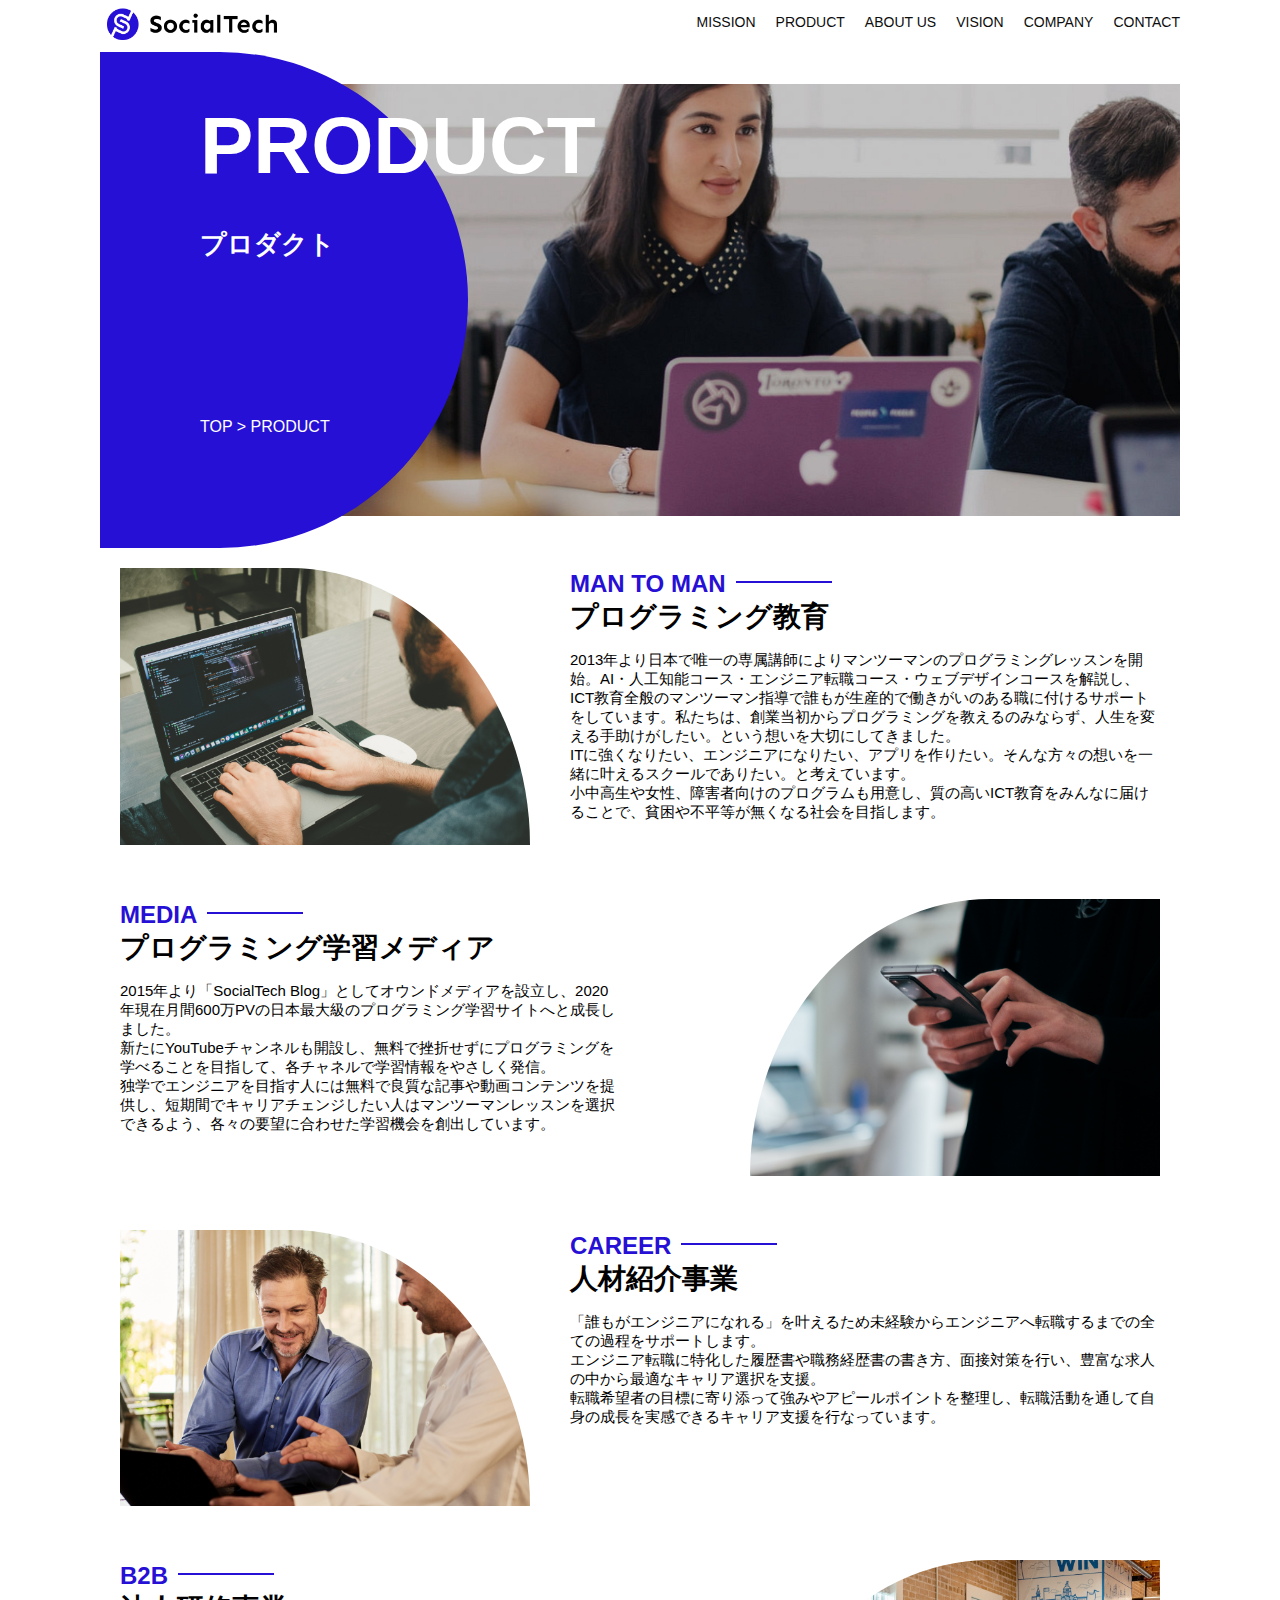
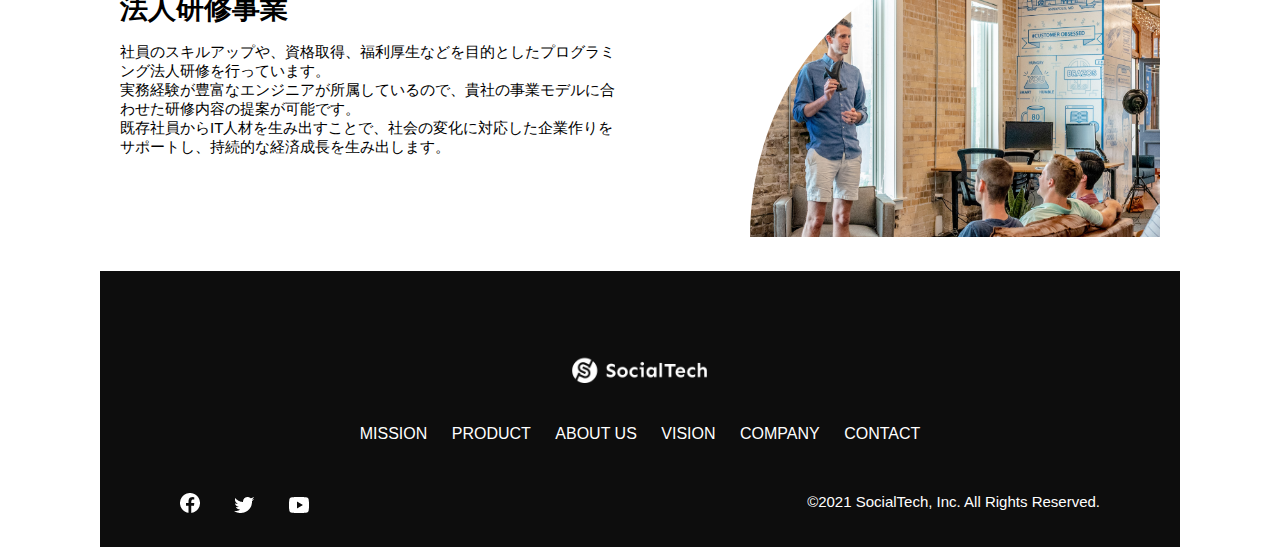
<file: socialtech/product.html>
<!DOCTYPE html>
<html>
  <head>
    <title>SocialTech -PRODUCT プロダクト-</title>
    <meta charset="utf-8">
    <meta name="description" content="SocialTechの4つのプロダクトを紹介します">
    <meta name="viewport" content="width=device-width, initial-scale=1.0">
    <link rel="stylesheet" href="style.css">
  </head>

  <body>
    <!--ヘッダー-->
    <header>
      <!--ロゴ-->
      <a href="index.html" id="logo">
       <img src="images/logo.png" alt="トップページに戻る">
      </a>

      <!--PCナビゲーション-->
      <nav id="nav-pc">
        <ul>
          <li><a href="mission.html">MISSION</a></li>
          <li><a href="product.html">PRODUCT</a></li>
          <li><a href="index.html#aboutus">ABOUT US</a></li>
          <li><a href="index.html#vision">VISION</a></li>
          <li><a href="index.html#company">COMPANY</a></li>
          <li><a href="index.html#contact">CONTACT</a></li>
        </ul>
      </nav>
      
      <!--スマホ用メニューボタン-->
      <button id="menu-sp" onclick="document.getElementById('nav-sp').style.display='block'">
        <img src="images/button-menu.png" alt="ナビゲーションを開く">
      </button>

      <!--スマホ用ナビゲーション-->
      <div id="nav-sp">
        <button id="close" onclick="document.getElementById('nav-sp').style.display = 'none'">
          <img src="images/button-close.png" alt="ナビゲーションを閉じる">
        </button>

        <nav>
          <ul>
            <li>
              <a id="logo-sp" href="index.html" onclick="document.getElementById('nav-sp').style.display = 'none'"><img src="images/logo-sp.png" alt="トップページに戻る"></a>
            </li>
            <li><a class="menu" href="mission.html" onclick="document.getElementById('nav-sp').style.display = 'none'">MISSION</a></li>
            <li><a class="menu" href="product.html" onclick="document.getElementById('nav-sp').style.display = 'none'">PRODUCT</a></li>
            <li><a class="menu" href="index.html#aboutus" onclick="document.getElementById('nav-sp').style.display = 'none'">ABOUT US</a></li>
            <li><a class="menu" href="index.html#vision" onclick="document.getElementById('nav-sp').style.display = 'none'">VISION</a></li>
            <li><a class="menu" href="index.html#company" onclick="document.getElementById('nav-sp').style.display = 'none'">COMPANY</a></li>
            <li><a class="menu" href="index.html#contact" onclick="document.getElementById('nav-sp').style.display = 'none'">CONTACT</a></li>
          </ul>
        </nav>
        <div id="sns">
          <a href="https://www.facebook.com/sejuku2013">
            <img src="images/button-facebook.png" alt="Facebookのリンク">
          </a>
          <a href="https://twitter.com/samuraijuku">
            <img src="images/button-twitter.png" alt="Twitterのリンク">
          </a>
          <a href="https://www.youtube.com/channel/UCCFOQO5aDK0xXam4cUQXT8g">
            <img src="images/button-youtube.png" alt="YouTubeのリンク">
          </a>
        </div>
      </div>
    </header>

    <main>
      <article>
        <section id="product-main">
          <div class="product-main-inner">
            <div id="product-title">
              <h1>PRODUCT<br><span>プロダクト</span></h1>
              <p>TOP > PRODUCT</p>
            </div>
          </div>
        </section>

        <section class="product-section product-section-left">
          <div class="product-section-img">
            <img src="images/product/product-mantoman.png" alt="PCでコードを書く男性">
          </div>
          <div class="product-read">
            <h2 class="product-h2">MAN TO MAN</h2>
            <h3 class="product-h3">プログラミング教育</h3>
            <p>
              2013年より日本で唯一の専属講師によりマンツーマンのプログラミングレッスンを開始。AI・人工知能コース・エンジニア転職コース・ウェブデザインコースを解説し、ICT教育全般のマンツーマン指導で誰もが生産的で働きがいのある職に付けるサポートをしています。私たちは、創業当初からプログラミングを教えるのみならず、人生を変える手助けがしたい。という想いを大切にしてきました。<br>ITに強くなりたい、エンジニアになりたい、アプリを作りたい。そんな方々の想いを一緒に叶えるスクールでありたい。と考えています。<br>小中高生や女性、障害者向けのプログラムも用意し、質の高いICT教育をみんなに届けることで、貧困や不平等が無くなる社会を目指します。
            </p>
            </p>
          </div>
        </section>
        <section class="product-section product-section-right">
          <div class="product-read">
            <h2 class="product-h2">MEDIA</h2>
            <h3 class="product-h3">プログラミング学習メディア</h3>
            <p>2015年より「SocialTech Blog」としてオウンドメディアを設立し、2020年現在月間600万PVの日本最大級のプログラミング学習サイトへと成長しました。<br>新たにYouTubeチャンネルも開設し、無料で挫折せずにプログラミングを学べることを目指して、各チャネルで学習情報をやさしく発信。<br>独学でエンジニアを目指す人には無料で良質な記事や動画コンテンツを提供し、短期間でキャリアチェンジしたい人はマンツーマンレッスンを選択できるよう、各々の要望に合わせた学習機会を創出しています。</p>
          </div>
          <div class="product-section-img">
            <img src="images/product/product-media.png" alt="スマートフォンを操作する人">
          </div>
        </section>

        <section class="product-section product-section-left">
          <div class="product-section-img">
            <img src="images/product/product-career.png" alt="笑顔で話し合う2人の男性">
          </div>
          <div class="product-read">
            <h2 class="product-h2">CAREER</h2>
            <h3 class="product-h3">人材紹介事業</h3>
            <p>「誰もがエンジニアになれる」を叶えるため未経験からエンジニアへ転職するまでの全ての過程をサポートします。<br>エンジニア転職に特化した履歴書や職務経歴書の書き方、面接対策を行い、豊富な求人の中から最適なキャリア選択を支援。<br>転職希望者の目標に寄り添って強みやアピールポイントを整理し、転職活動を通して自身の成長を実感できるキャリア支援を行なっています。<br></p>
          </div>
        </section>

        <section class="product-section product-section-right">
          <div class="product-read">
            <h2 class="product-h2">B2B</h2>
            <h3 class="product-h3">法人研修事業</h3>
            <p>社員のスキルアップや、資格取得、福利厚生などを目的としたプログラミング法人研修を行っています。<br>実務経験が豊富なエンジニアが所属しているので、貴社の事業モデルに合わせた研修内容の提案が可能です。<br>既存社員からIT人材を生み出すことで、社会の変化に対応した企業作りをサポートし、持続的な経済成長を生み出します。</p>
          </div>
          <div class="product-section-img">
            <img src="images/product/product-b2b.png" alt="講演中の男性とそれを聴く人々">
          </div>
        </section>

      </article>
    </main>

    <footer>
      <div id="footer-logo">
        <img src="images/logo-sp.png" alt="SocialTech">
      </div>
      <div id="footer-link">
        <a href="mission.html">MISSION</a>
        <a href="product.html">PRODUCT</a>
        <a href="index.html#aboutus">ABOUT US</a>
        <a href="index.html#vision">VISION</a>
        <a href="index.html#company">COMPANY</a>
        <a href="index.html#contact">CONTACT</a>
      </div>
      <div id="sns-footer">
        <div class="sns-btns">
          <a href="https://www.facebook.com/sejuku2013"><img src="images/button-facebook.png" alt="Facebookのリンク"></a>
          <a href="https://twitter.com/samuraijuku"><img src="images/button-twitter.png" alt="Twitterのリンク"></a>
          <a href="https://www.youtube.com/channel/UCCFOQO5aDK0xXam4cUQXT8g"><img src="images/button-youtube.png" alt="YouTubeのリンク"></a>
        </div>
        <p id="copyright">&copy;2021 SocialTech, Inc. All Rights Reserved.</p>
      </div>
    </footer>
  </body>








</html>
</file>
<file: html-css-kadai_013/style.css>
/* PC、スマホ共通スタイル */
body {
  font-family: "Source Sans Pro", "Hiragino Kaku Gothic ProN", Meiryo, Arial,
    sans-serif;
}

p {
  font-size: 15px;
}

#main-visual>img {
  width: 100%;
}



/*================
PC用のスタイル 
=================*/
@media screen and (min-width: 768px) {
  /* 横幅設定 */
  body {
    max-width: 1080px;
    min-width: 960px;
    margin: 0 auto 0 auto;
  }
  /*スマホ用ナビゲーションの非表示*/
  #menu-sp	{
    display: none;
  }
  #nav-sp {
    display: none;
  
    position :fixed ;
  }
  /* ヘッダー */
  header {
    display: flex;
    justify-content: space-between;
  }

  /* ナビゲーションのレイアウト */
  #nav-pc {
    text-align: right;
    font-size: 14px;
    padding-top: 15px;
    display: flex;
    justify-content: right;
  }
  .nav-pc ul {
    list-style: none;
    padding: 0;
    margin: 0;
    display: flex;
  }

  /* ナビゲーションのリンクの装飾設定 */
  #nav-pc>a {
    text-decoration: none;
    margin-left: 20px;
  }

  #nav-pc>a:link {
    color: #0d0d0d;
  }

  #nav-pc>a:visited {
    color: #0d0d0d;
  }

  #nav-pc>a:a hover {
    color: #0d0d0d;
    text-decoration: underline;
  }

  #nav-pc>a:active {
    color: #0d0d0d;
  }
}
  /*====================
  スマートフォン用のスタイル
 =====================*/
 @media screen and (max-width: 767px) {
   /* PC用ナビゲーション非表示 */
   #nav-pc {
    display: none;
  }

  /*横幅設定*/
  body {
    min-width: 375px;
    margin: 0 auto 0 auto;
  }

  /* ハンバーガーメニュー */
  #menu-sp {
    float: right;
    padding: 0;
    border: none;
    outline: none;
    box-shadow: none;
  
  }

  /* スマホ用ナビゲーションの表示切替*/
  /* 初期状態、レイアウトと非表示設定 */
  #nav-sp {
    background-color: #ce933e;
    position: absolute;
    left: 0px;
    top: 0;
    height: 100%;
    width: 100%;
    display: none;
    z-index: 100;
  }
  #nav-sp ul	{
    padding-left: 0;
  }
  #nav-sp li	{
    list-style: none;
    
  }
  #close	{
    position: absolute;
    top: 20px;
    right: 20px;
    background-color: #ce933e;
    border: none;
  }
  #logo-sp {
    margin-top:80px ;
    margin-right: 0px;
    margin-bottom:30px;
    margin-left: 20px;
  }
  #nav-sp a {
    display: block;
    color: #ffffff;
  
  }
  #nav-sp a:link {
    color: #ffffff;
  }
  #nav-spa a:visited {
    color: #ffffff;
  }
  #nav-sp :hover {
    color: #ffffff;
    text-decoration: underline;
  }
  #nav-sp a:active	 {
    color: #ffffff;
  }

  #nav-sp a.menu {
    text-decoration: none;
    display: block;
    margin: 0 20px 0 20px;
    height: 44px;
    font-size: 16px;
    background-image :url("images/arrow.png");
    background-repeat: no-repeat;
    background-position: right top;
    list-style-type: none;
    padding: 0;

  }
  #nav-sp a.menu {
    list-style-type: none;
    padding: 0;
  }
  #nav-sp.menu li {
margin-bottom: 10px;
font-size: 20px;
display: flex;
align-items: center;
  }
  


  

}
</file>
<file: socialtech/style.css>
/* PC、スマホ共通スタイル */
* {
  box-sizing: border-box;
}

p {
  font-size: 15px;
}

body {
  max-width: 1080px;
  margin: 0 auto 0 auto;
  font-family: "Source Sans Pro", "Hiragino Kaku Gothic ProN", Meiryo, Arial, sans-serif;
}

 /* ヘッダー */
 header {
  display: flex;
  justify-content: space-between;
}

 /* ナビゲーションのレイアウト */
 #nav-pc {
  font-size: 14px;
}

#nav-pc ul {
  display: flex;
  scroll-padding-left: 0;
}

#nav-pc li {
  list-style: none;
}

/* ナビゲーションのリンクの装飾設定 */
#nav-pc a {
  text-decoration: none;
  margin-left: 20px;
  color: #0d0d0d;
}

#nav-pc a:hover {
  text-decoration: underline;
}

/*スマホ用ナビを非表示*/
#nav-sp,
#menu-sp {
  display: none;

}

  /* メインビジュアル*/
 #main-visual {
  position: relative;
  height: 400px;
}

#main-message{
  position: absolute;
  top: 0;
  left: 0;
  background-color: #2710d5;
  color: #ffffff;
  border-radius: 0 0 476px 0;
  max-width:620px;
  height: 100%;
  width: 100%;
  z-index: 11;
}

#main-message h1 {
  font-size: 60px;
  margin: 100px 0 0 50px;
}

#main-message p {
  font-size: 28px;
  margin: 0 0 0 50px;
}

#main-visual img {
  max-width: 620px;
  border-radius: 476px 0 0 0;
  position: absolute;
  top: 0;
  right: 0;
  z-index: 10;

}

/* 見出し */
h2 {
  margin: 40px 0 0 0;
}
h2::after {
  content: url("images/line.png");
  margin-left: 10px;
}
h3 {
  font-size: 27px;
}

/* ミッション */
#mission {
  margin: 80px auto 0 auto;
}

#mission-flex {
  display: flex;
}

#mission-flex div {
  width: 50%;
  margin: 20px;
}

#mission-photo {
  width: 100%;
}

#s2dgs {
  margin-top: 50px;
  width: 100%;
}
 /* プロダクト */
 #product {
  background-color: #fafafa;
  margin: 80px 0 80px 0;
  padding: 10px 40px 0px 40px;
}

/* 外枠 */
#product .product-flex {
  margin-top: 40px;
  display: flex;
}

/* 左のカラム */
#product-left {
  width: 50%;
  margin-right: 20px;
}

/* 右のカラム */
#product-right {
  width: 50%;
  margin-left: 20px;
  margin-top: 80px;
}

/* 画像＋説明の枠 */
#product-left > div {
  position: relative;
  height: 480px;
  margin-right: 20px;
}
#product-right > div {
  position: relative;
  height: 480px;
  margin-left: 20px;
}

/*画像*/
.product-photo {
  width: 100%;
}

/* 説明文の枠 */
.product-explain {
  background-color: #ffffff;
  position: absolute;
  left: 0;
  bottom: 50px;
  margin: 0 40px 0 40px;
  padding: 20px;
  box-shadow: 5px 5px 10px rgba(0, 0, 0, 0.05);
}

/* 説明文の英語 */
.product-explain > span {
  color: #2710d5;
  font-weight: bold;
  font-size: 16px;
  margin: 0;
}

/* 説明文の見出し */
.product-explain > h3 {
  margin: 5px 0 5px 0;
}

/* 説明文 */
.product-explain > p {
  font-size: 14px;
  margin: 0;
}

/* もっと見るボタン */
#product-more {
  text-align: center;
}

#product-more a {
  position: relative;
  bottom: -42px;
}
/*ABOUT US*/
#aboutus {
  margin: 80px auto 80px auto;
}

/*3つの組織文化と画像を入れる枠*/
#aboutus div {
  display: flex;
}

/*画像*/
.culture-img {
  width: 50%;
  align-self: flex-start;
}

.culture-img2 {
  margin-top: 50px;
  width: 100%;
}
/*３つの組織文化の表全体*/
.culture-table {
  margin-right: 50px;
}
/* 番号 */
.culture-num {
  font-size: 80px;
  color: #2710d5;
  padding: 0 20px 0 0;
}

/* 見出し */
.culture-table th {
  text-align: left;
  font-size: 28px;
  font-weight: bold;
}

/* 組織文化英語 */
.culture-en {
  color: #2710d5;
  font-size: 24px;
}

/* 説明文 */
.culture-description {
  margin: 0;
}

/*セクション全体*/
 /* ビジョン */
 #vision {
  margin: 80px auto 80px auto;
}

/* セクション内の外枠*/
#vision > div {
  display: flex;
  justify-content: space-between;
  flex-wrap: wrap;
}

/*7つの行動指針の枠*/
.vision-box {
  width: 300px;
  height: 300px;
  margin-bottom: 30px;
  position: relative;
}

.vision-box > img {
  width: 100%;
  position: relative;
  z-index: 30;
}

.vision-box > div {
  position: absolute;
  top: 0;
  left: 0;
  z-index: 31;
  margin-right: 20px;
}

.vision-box > div > h4 {
  color: #2710d5;
  font-size: 19px;
  margin: 80px 0 0 0;
}

.vision-box > div > h4::first-letter {
  font-size: 40px;
}

.vision-box > div > h5 {
  font-size: 20px;
  margin: 0 0 0 0;
}

.vision-box > div > p {
  margin: 10px 0 0 0;
}
/*会社概要*/
#company {
  margin: 80px auto 80px auto;
}
#company-table {
   width: 100%;
}

.tableheader {
   text-align: left;
   padding: 20px;
   border-bottom-color: #2710d5;
   border-bottom-width: 1px;
   border-bottom-style: solid;
   width: 100px;
 }
 
 .tableheader-first {
   border-top-color: #2710d5;
   border-top-width: 1px;
   border-top-style: solid;
 }
 
 .cell {
   padding: 30px;
   border-bottom-color: #ececec;
   border-bottom-width: 1px;
   border-bottom-style: solid;
 }
 
 .cell-first {
   border-top-color: #ececec;
   border-top-width: 1px;
   border-top-style: solid;
 }

#company > iframe{
  width: 100%;
  height: 368px;
  margin-top: 40px;
}

/*お問い合わせフォーム*/
#contact {
  margin-top: 80px auto 80px auto;
}

/*外枠*/
#contact > form > div {
  display: flex;
  flex-direction: row;
  flex-wrap: wrap;
  padding-bottom: 30px;
}
 /*左列の見出し*/
.contact-heading {
  width: 240px;
  align-self: center;
}

/*見出しのラベル*/
.contact-label {
  font-weight: bold;
}

/*必須*/
.contact-span {
  color: #ce2222;
  margin-left: 20px;
  font-weight: bold;
}

/*テキストボックス*/
.contact-textbox {
  border-top: 0px;
  border-left: 0px;
  border-right: 0px;
  border-bottom-width: 1px;
  border-bottom-color: #707070;
  border-style: solid;
  background-color: #fafafa;
  width: 400px;
  height: 56px;
 }

/*お問い合わせのテキストエリア*/
.contact-textarea {
  border-top: 0px;
  border-left: 0px;
  border-right: 0px;
  border-bottom-width: 1px;
  border-bottom-color: #707070;
  background-color: #fafafa;
  width: 400px;
  height: 200px;
}

/*個人情報取り扱いについて*/
#contact dt {
  font-weight: bold;
}

#contact dd {
  margin: 0 0 16px 0;
}

#contact dd p {
  margin: 0;
}

#contact dd ul {
  padding-left: 0;
}

#contact dd li {
  margin-bottom: 0;
  list-style: none;
}
 /* フッター */
 footer {
  background-color: #0d0d0d;
  text-align: center;
  padding: 80px 80px 30px 80px;
}

#footer-logo {
  margin-bottom: 30px;
}
#footer-link {
  margin-bottom: 50px;
}

#footer-link > a {
  text-decoration: none;
  margin: 10px;
  color: #ffffff;
}

#footer-link > a:hover {
  text-decoration: underline;
}
#sns-footer {
  display: flex;
  justify-content: space-between;
  text-align: left;
}

#sns-footer a {
  margin-right: 30px;
}

#copyright {
  color: #ffffff;
  margin: 0;
}
 /* mission.html用スタイル */
 /* ミッションのメインビジュアル */
 .mission-main-inner {
   background-image: url("images/mission/mission-main.png");
   background-repeat: no-repeat;
   background-position-y: center;
}

#mission-title {
   background-color: #2710d5;
   width: 368px;
   color: #ffffff;
   height: 496px;
   border-radius: 0 248px 248px 0;
   position: relative;
}

#mission-title h1 {
   position: absolute;
   top: 0;
   left: 100px;
   font-size: 80px;
   line-height: 1;
}

#mission-title h1 span {
   font-size: 26px;
}

#mission-title > p {
   position: absolute;
   top: 350px;
   left: 100px;
   font-size: 16px;
}
/* ミッションページ S2DGSの設定 */
#mission-s2dgs {
  padding: 20px;
}

.mission-h2 {
  color: #2710d5;
  font-size: 40px;
}

.mission-h2::after {
  content: none;
}

/*ミッションページ　５つのゴールの設定*/
#mission-five-goals {
  padding: 20px;
  display: flex;
}

#mission-five-goals .five-goals-image {
  width: 30%;
  padding: 20px;
}
#mission-five-goals .five-goals-image img {
  width: 100%;
}

#mission-five-goals .five-goals-read {
  width: 70%;
  padding: 20px;
}

#mission-five-goals .five-goals-read > div {
  margin-bottom: 40px;
}

.fivegoals-image-right {
  float: right;
  margin: 20px;
}

.fivegoals-image-left {
  float: left;
  margin: 20px;
}

.fivegoals-number {
  color: #2710d5;
  font-size: 48px;
  font-weight: bold;
  margin: 0;
}

.fivegoals-h3 {
  font-size: 28px;
  margin: 0;
}

.fivegoals-p {
  margin: 0;
}
/*プロダクトページ */

 .product-main-inner {
  background-image: url("images/product/product-main.png");
  background-repeat: no-repeat;
  background-position-y: center;
}

#product-title {
  background-color: #2710d5;
  width: 368px;
  color: #ffffff;
  height: 496px;
  border-radius: 0 248px 248px 0;
  position: relative;
}

#product-title h1 {
  position: absolute;
  top: 0;
  left: 100px;
  font-size: 80px;
  line-height: 1;
}

#product-title h1 span {
  font-size: 26px;
}

#product-title > p {
  position: absolute;
  top: 350px;
  left: 100px;
  font-size: 16px;
}
/* セクション */
.product-section {
  display: flex;
  padding: 20px 20px 0;
}

.product-section .product-section-img {
  width: 450px;
}

/* 左が画像のセクション*/
.product-section-left .product-section-img img {
  width: 100%;
  padding: 0 40px 30px 0;
  border-radius: 0 432px 0 0;
}

.product-section-left .product-read {
  width: 50%;
  flex-grow: 1;
}

.product-section-left .product-read p {
  margin-bottom: 0;
}

/* 右が画像のセクション*/
.product-section-right {
  justify-content: space-between;
}

.product-section-right .product-section-img img {
  width: 100%;
  padding: 0 0 30px 40px;
  border-radius: 432px 0 0 0;
}

.product-section-right .product-read {
  width: 500px;
}

.product-h2 {
  color: #2710d5;
  font-size: 24px;
  margin: 0;
}

.product-h3 {
  font-size: 28px;
  margin: 0;
}




 /*====================
  スマートフォン用のスタイル
 =====================*/
 @media screen and (max-width: 767px) {
  /* PC用ナビゲーション非表示 */
  #nav-pc {
    display: none;
  }

  /* ハンバーガーメニュー */
  #menu-sp {
    display: block;
    background-color: transparent;
    float: right;
    padding: 0;
    border: none;
  }

  /* スマホ用ナビゲーションの表示切替*/
  /* 初期状態、レイアウトと非表示設定 */
  #nav-sp {
    background-color: #2710d5;
    position: fixed;
    left: 0;
    top: 0;
    height: 100%;
    width: 100%;
    display: none;
    z-index: 100;
  }

    /* ×ボタン */
    #close {
      position: absolute;
      top: 20px;
      right: 20px;
      background-color: transparent;
      border: none;
    }
  
    #nav-sp nav ul {
      padding-left: 0;
    }
  
    #nav-sp nav li {
      list-style: none;
    }
  
    /* ナビゲーションメニュー用ロゴ */
    #logo-sp {
      margin: 80px 0 30px 20px;
    } 

   /* ナビゲーションのリンクの装飾設定 */
  #nav-sp nav a {
    display: block;
    color: #ffffff;
  }
 
  #nav-sp nav a:hover {
     text-decoration: underline;
   }
 
   #nav-sp .menu {
     text-decoration: none;
     margin: 0 20px 0 20px;
     height: 44px;
     font-size: 16px;
     background-image: url("images/arrow.png");
     background-repeat: no-repeat;
     background-position: right top;
   }

  #sns {
    position: absolute;
    bottom: 20px;
    left: 20px;
  }

  #sns > a {
    margin-right: 30px;
  }

  /*メインビジュアル*/
  #main-visual {
    position: relative;
    height: 470px;
  }

  #main-visual > div {
  text-align: center;
  height: 280px;
    
  }
   #main-visual h1 {
    font-size: 28px;
    margin: 90px 0 0 0;
   }

   #main-visual > div > p {
    margin: 0;
    font-size: 15px;
   }

   #main-visual > img {
    width: 100%;
    border-radius: 476px 0 0 0;
    top: auto;
    bottom: 0; 
  }

  /*見出し*/
  h2 {
    margin: 15px 0 15px 0;
  }

  h3 {
    font-size: 24px;
    margin: 10px 0 0 0;
  }
 /*ミッション*/
 #mission {
  margin: 20px 0 20px 0;
  padding: 0 20px 0 20px;
 }
 #mission-flex {
  flex-direction: column;
 }

 #mission-flex > div {
 width: 100%;
 margin: 0;
 }

 /*プロダクト*/
 #product .product-flex {
  flex-direction: column;
  margin-top: 0;
 }

 /*左のカラム スマホでは縦並び */
 #product-left ,
 #product-right {
  width: 100%;
  margin: 0;
 }

  /*  画像＋説明の枠 */
  #product-left > div,
  #product-right > div {
    height: auto;
    margin: 0;
  }

  /* 説明文の枠 */
  .product-explain {
    position: relative;
    margin: 0;
  }

  .product-explain > h3 {
    margin: 10px 0 10px 0;
    font-size: 24px;
  }

 /* もっと見るボタン */
   #product-more {
     text-align: left;
   }

   /*ABOUT US*/
   #aboutus {
    margin: 80px 20px 80px 20px;
  }

  #aboutus > div {
    flex-direction: column;
 }

  .culture-table th {
    font-size: 16px;
  }

  .culture-table {
    margin-right: 0;
    padding-right: 20px;
    order: 2;
  }

  .culture-img {
    width: 100%;
    order: 1;
  }

  .culture-img2 {
    margin-top: 0;
  }

  .culture-num {
    padding: 0;
  }

  .culture-description {
    margin: 0;
  }
   /* ビジョン */
   #vision {
    margin: 80px 20px 80px 20px;
  }

  .vision-box > img {
    position: absolute;
    top: 0;
    left: 0;
  }

  .vision-box > div > h4 {
    margin: 60px 0 0 0;
  }

 /*会社概要*/
 #company {
  margin: 0 20px 0 20px;
}

#company > h3 {
  margin-bottom: 20px;
}

.tableheader {
  width: 50px;
}

.cell {
  padding: 20px;
}

#company > iframe {
  height: 240px;
}

/*お問い合わせ*/
#contact {
  margin: 80px 20px 80px 20px;

}
#contact > h3 {
  margin-bottom: 20px;
}
#contact > form > div {
  flex-direction: column;
  margin-bottom: 20px;
}

.contact-heading {
  align-self: auto;
  margin-bottom: 20px;
}

.contact-textbox {
  min-width: 300px;
  width: 100%;
}

.contact-textarea {
  height: 150px;
  width: 100%;
}

.radiobutton {
  margin-bottom: 20px;
}

/*フッター*/
footer  {
  padding: 30px 20px 80px 20px;
  text-align: left;
  flex-direction: column;
  justify-content: flex-start;
}

#footer-link > a{
margin: 0 20px 30px 0;
display: block;
background-image:url("images/arrow.png");
background-repeat:no-repeat;
background-position: right top;
}

#footer-link > a:hover {
  text-decoration: underline;
   }
 
   #sns-footer {
     flex-direction: column;
     justify-content: flex-start;
   }
 
   #copyright {
     font-size: 12px;
     margin-top: 30px;
}
    /* mission.html用スタイル */
   /* ミッションのメインビジュアル */
   #mission-main {
    height: 256px;
    margin-top: 4%;
    position: relative;
  }

  .mission-main-inner {
    height: 80%;
    background-size: cover;
  }

  #mission-title {
    width: 136px;
    height: 256px;
    position: absolute;
    top: -10%;
  }

  #mission-title h1 {
    left: 20px;
    font-size: 40px;
  }

  #mission-title h1 span {
    font-size: 18px;
  }

  #mission-title > p {
    top: 180px;
    left: 20px;
    font-size: 13px;
  }
  /*ミッションページ S2DGSの設定*/
  .mission-h2 {
    font-size: 38px;
    margin: 0px;
  }

  .mission-h2::after {
    content: none;
  }

  #mission-s2dgs > img {
    width: 100%;

  }
  /* ミッションページ　5つのゴールの設定 */
  #mission-five-goals {
    flex-direction: column;
  }

  #mission-five-goals > div {
    padding: 0;
  }

  #mission-five-goals .five-goals-image,
  #mission-five-goals .five-goals-read {
    width: 100%;
    padding: 0;
  }

  #mission-five-goals .five-goals-read > div {
    display: flex;
    flex-direction: column;
  }

  .fivegoals-image-right,
  .fivegoals-image-left {
    align-self: center;
  }

  /*プロダクトページ*/
  #product-main {
    height: 256px;
    margin-top: 4%;
    position: relative;

  }
  .product-main-inner {
    height: 80%;
    background-size: cover;
  }

  #product-title {
    width: 136px;
    height: 256px;
    position: absolute;
    top: -10%;
  }
  
  #product-title h1 {
    left: 20px;
    font-size: 40px;
  }

  #product-title h1 span {
    font-size: 18px;
  }

  #product-title > p {
    top: 180px;
    left: 20px;
    font-size: 13px;
  }

     /* セクション */
     .product-section {
      flex-direction: column;
    }
  
    .product-section .product-section-img {
      width: 100%;
    }
    
    .product-section .product-section-img img {
      width: 100%;
      padding: 0;
    }
  
    /* 左が画像のセクション*/
    .product-section-left .product-section-img img {
      border-radius: 0 300px 0 0;
    }
  
    .product-section-left .product-read {
      width: 100%;
      flex-grow: 1;
    }
  
    /* 右が画像のセクション*/
    .product-section-right .product-section-img img {
      order: 1;
      border-radius: 300px 0 0 0;
    }
  
    .product-section-right .product-read {
      order: 2;
      width: 100%;
    }
 



  }
</file>
